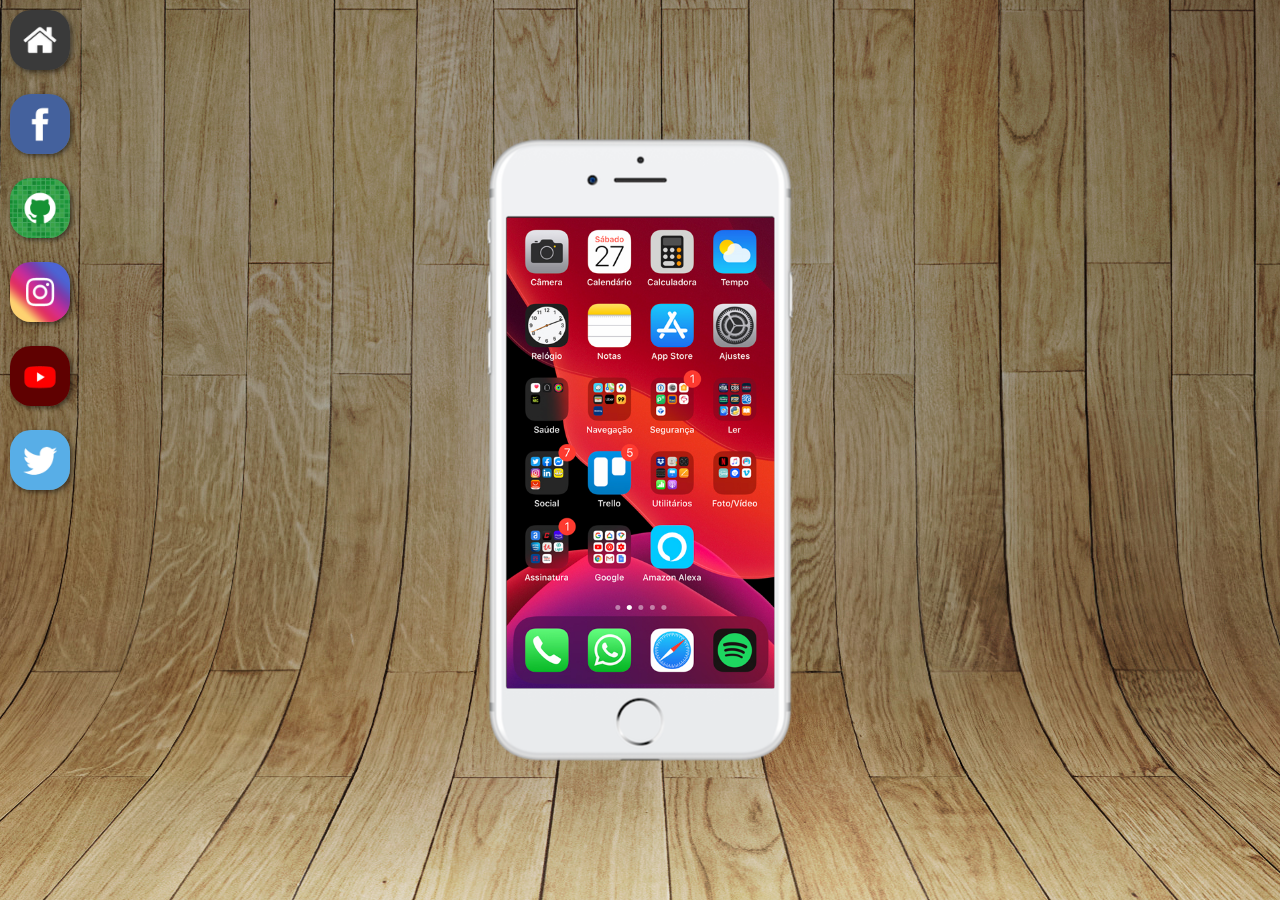
<file: index.html>
<!DOCTYPE html>
<html lang="pt-br">
<head>
    <meta charset="UTF-8">
    <meta name="viewport" content="width=device-width, initial-scale=1.0">
    <title>Rede-social</title>
    <link rel="shortcut icon" href="favicon.ico" type="image/x-icon">
    <link rel="stylesheet" href="estilos/style.css">
</head>
<body>
    <main>
        <section id="celular">
            <iframe src="paginas/home.html" frameborder="0" name="tela" id="tela"></iframe>
        </section>
        
        <section id="icones">
            <a href="paginas/home.html" target="tela"><img src="imagens/logo-home.jpg" alt="home" ></a>
            <a href="paginas/facebook.html" target="tela"><img src="imagens/logo-facebook.jpg" alt="Facebook"></a> 
            <a href="paginas/github.html" target="tela"><img src="imagens/logo-github.jpg" alt="Gitub"></a>
            <a href="paginas/instagram.html" target="tela"><img src="imagens/logo-instagram.jpg" alt="Instagram"></a>
            <a href="paginas/youtube.html" target="tela"><img src="imagens/logo-youtube.jpg" alt="Youtube"></a>
            <a href="paginas/twitter.html" target="tela"><img src="imagens/logo-twitter.jpg" alt="Twitter" ></a>
        </section>
    </main>
</body>
</html>
</file>
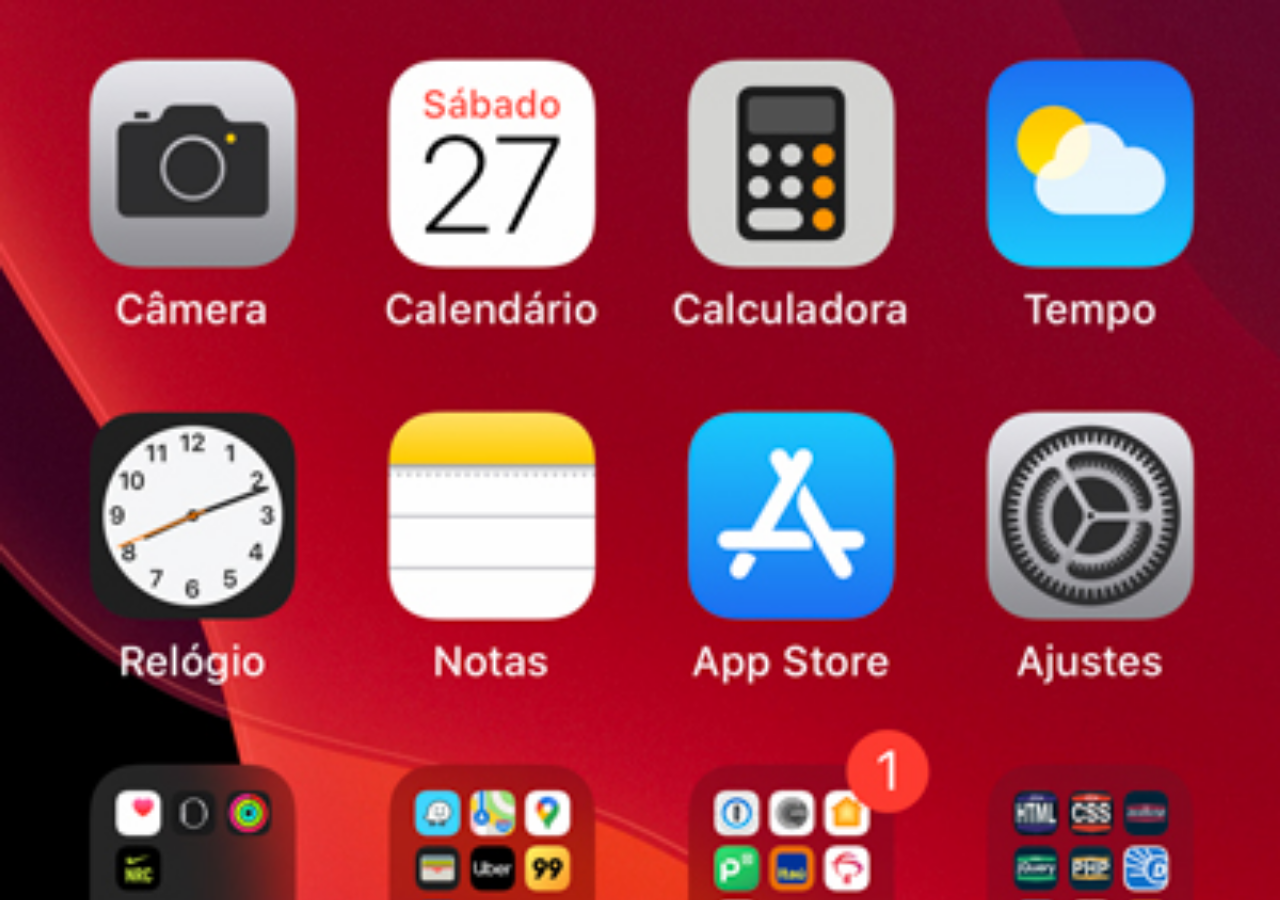
<file: home.html>
<!DOCTYPE html>
<html lang="pt-br">
<head>
    <meta charset="UTF-8">
    <meta name="viewport" content="width=device-width, initial-scale=1.0">
    <title>Home</title>
</head>
<style>

*{
    margin: 0px;
    padding: 0px;
}

body{
    background-image: url(imagens/tela-home.jpg);
    background-size: cover;
}
</style>
<body>
    
</body>
</html>
</file>
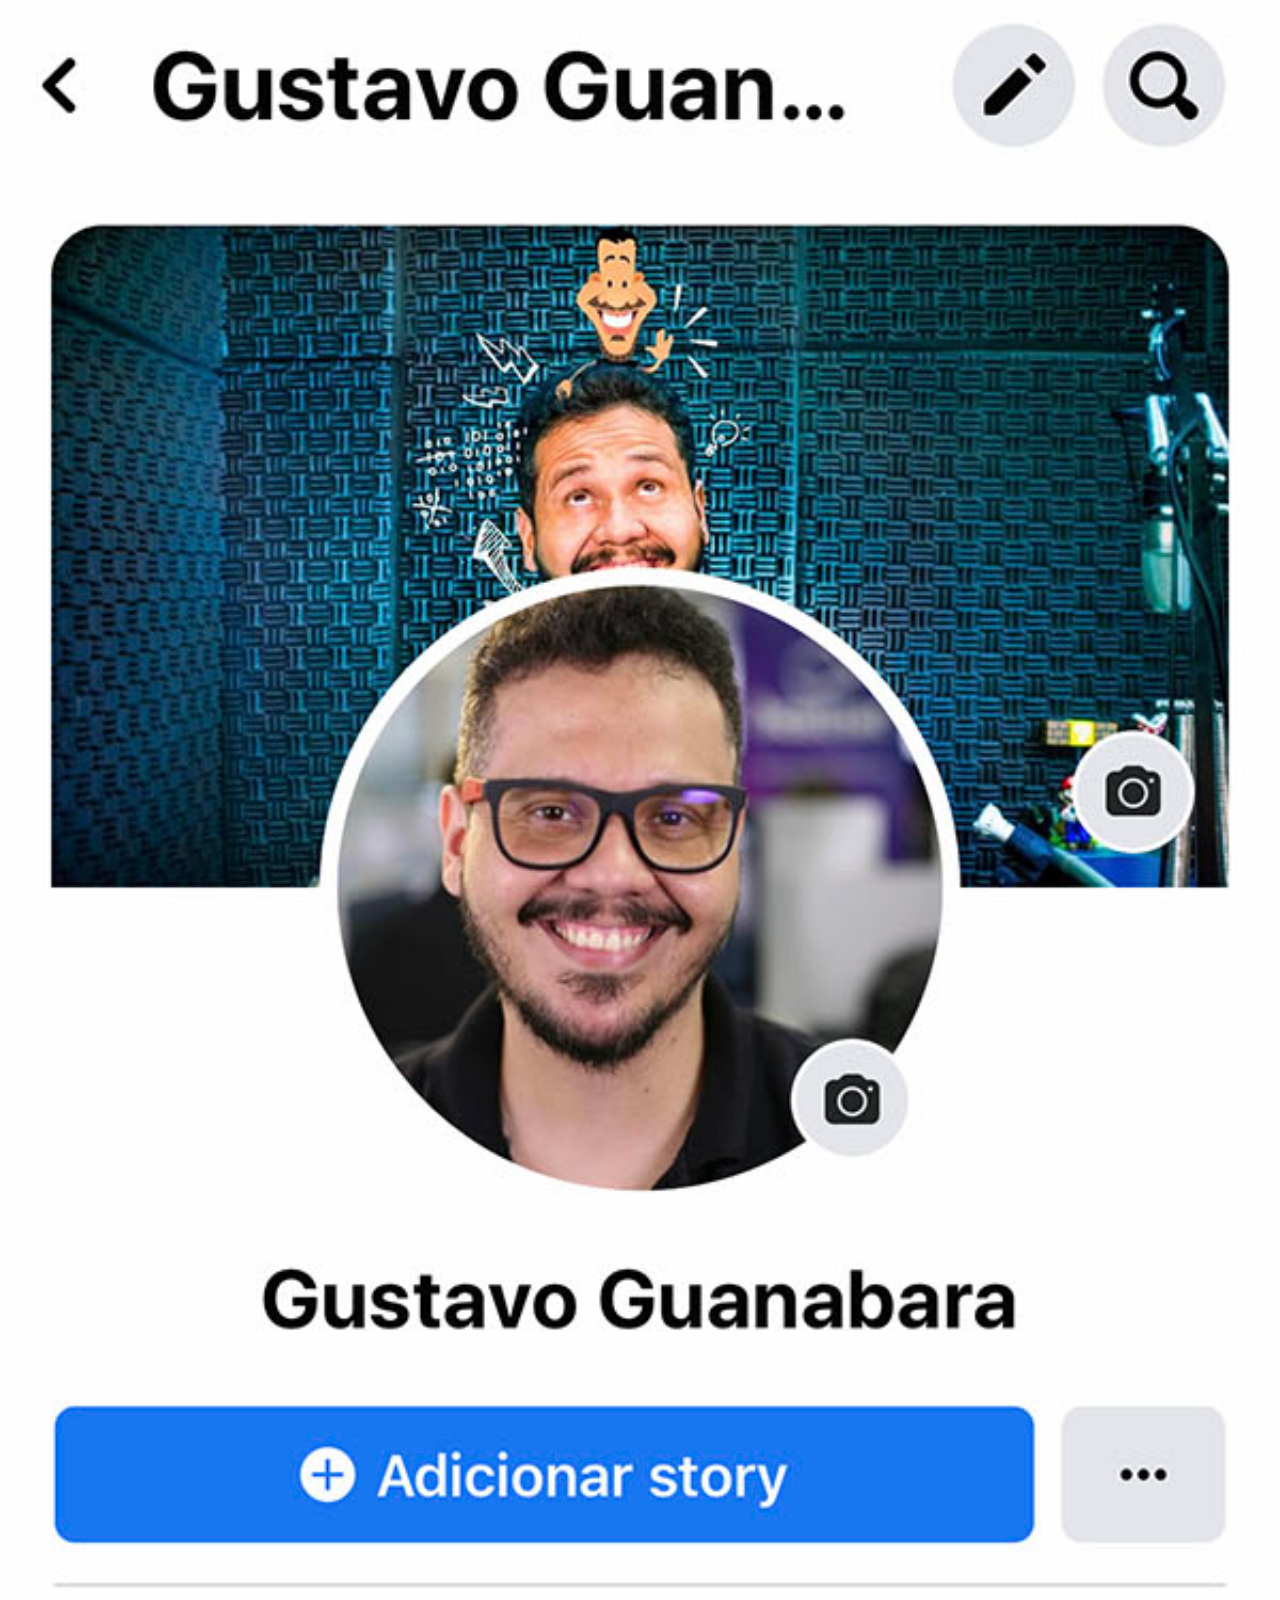
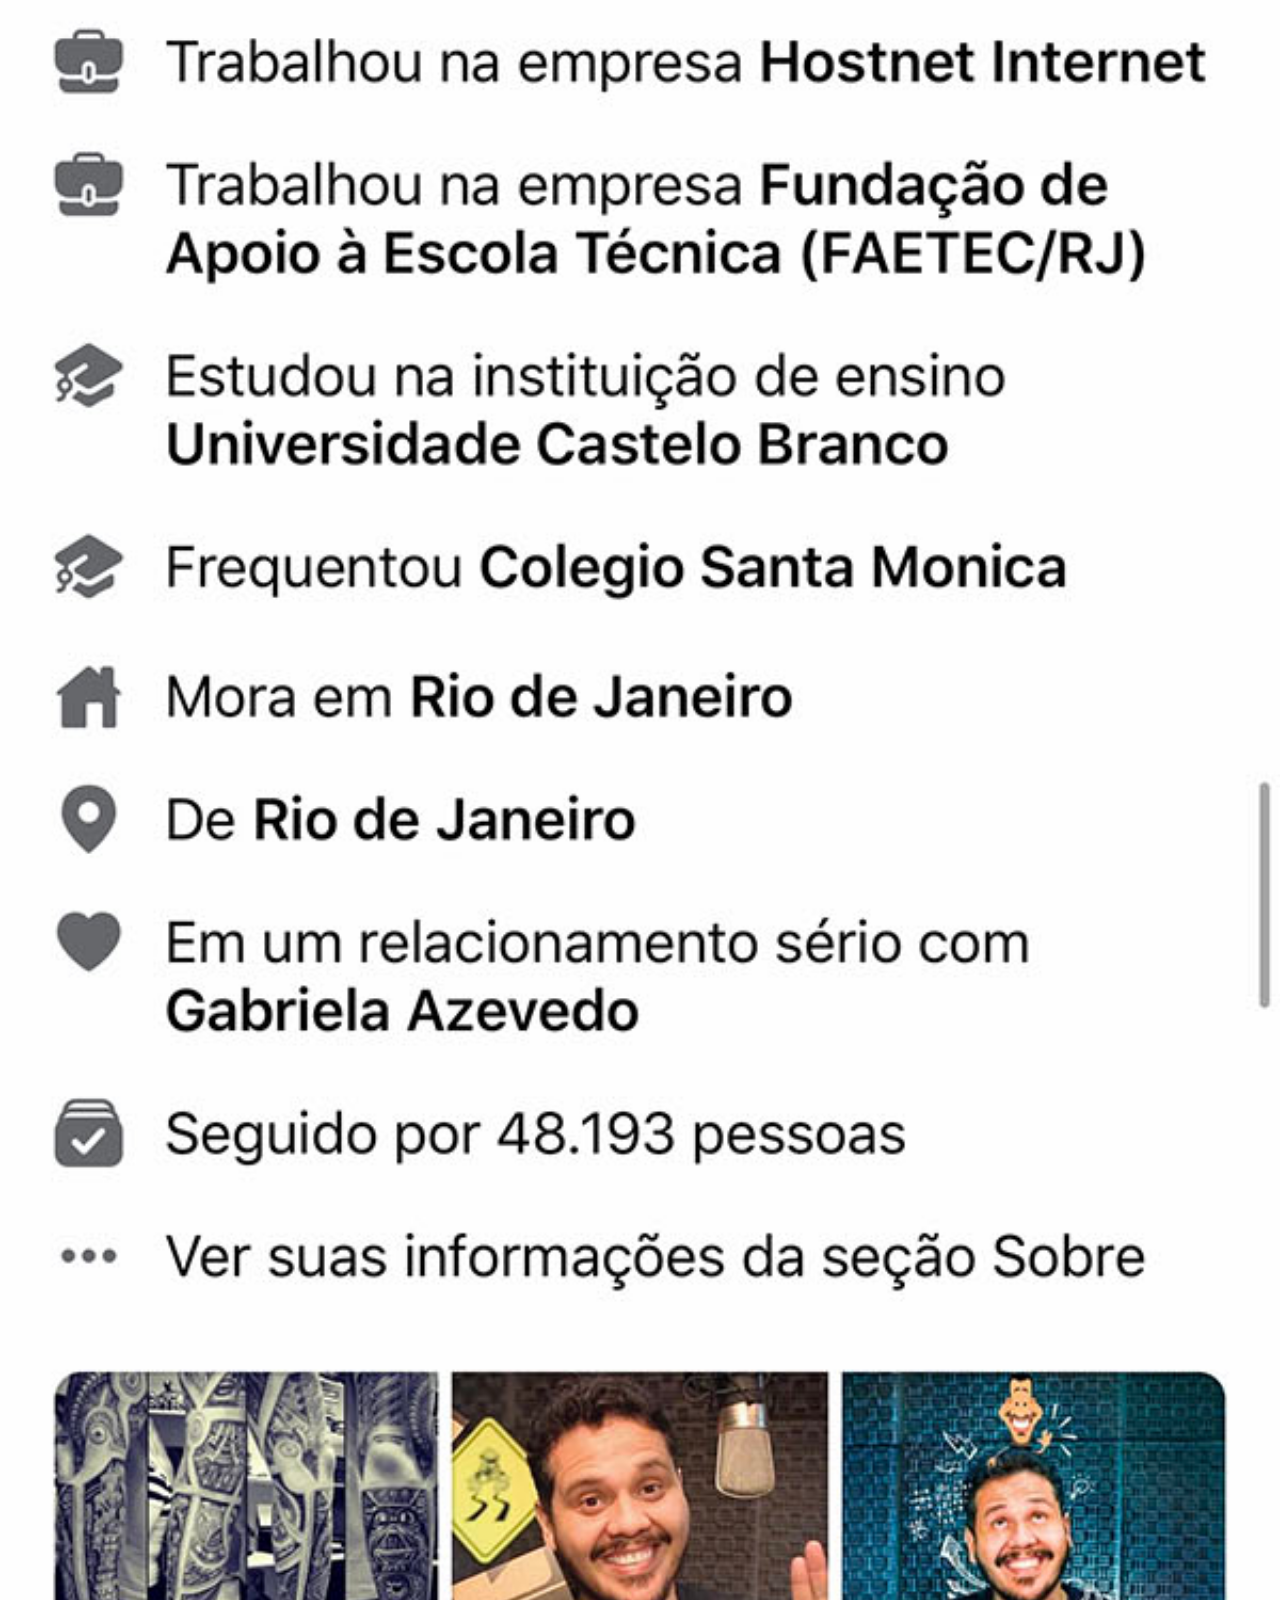
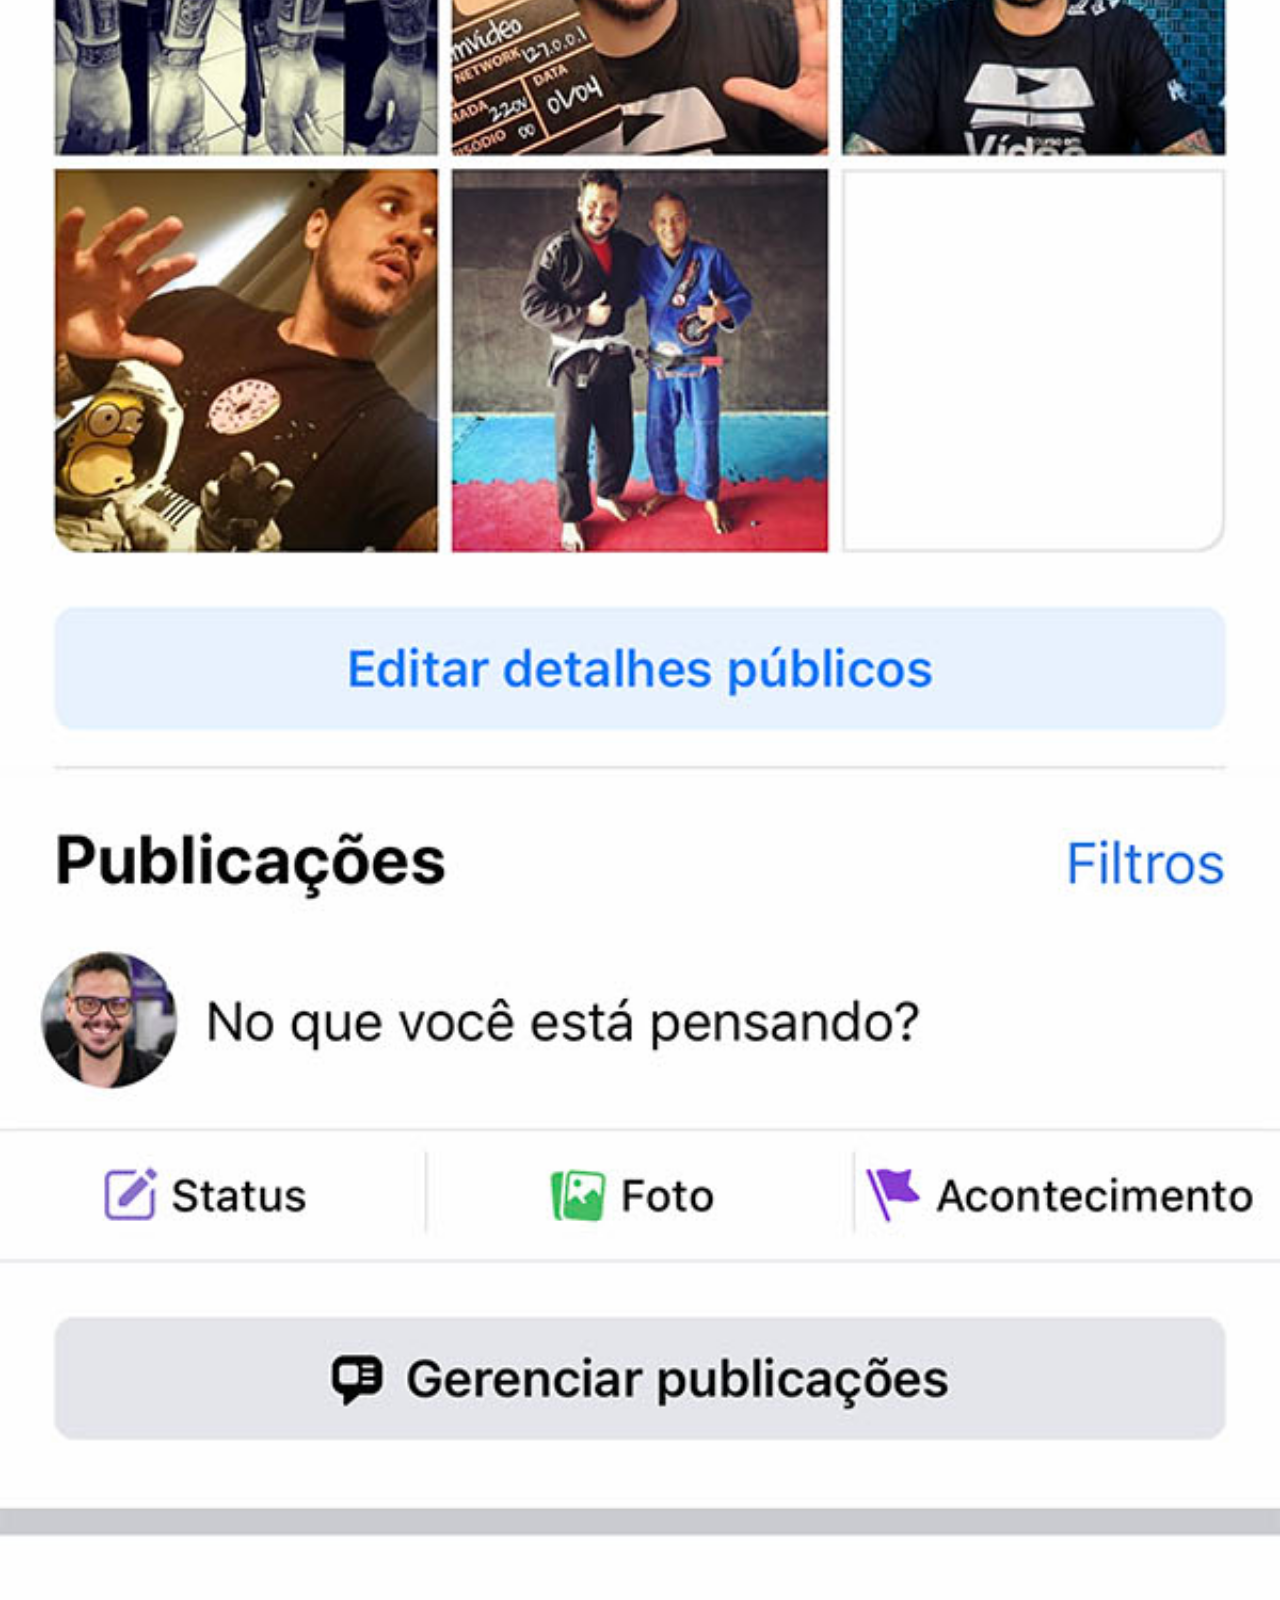
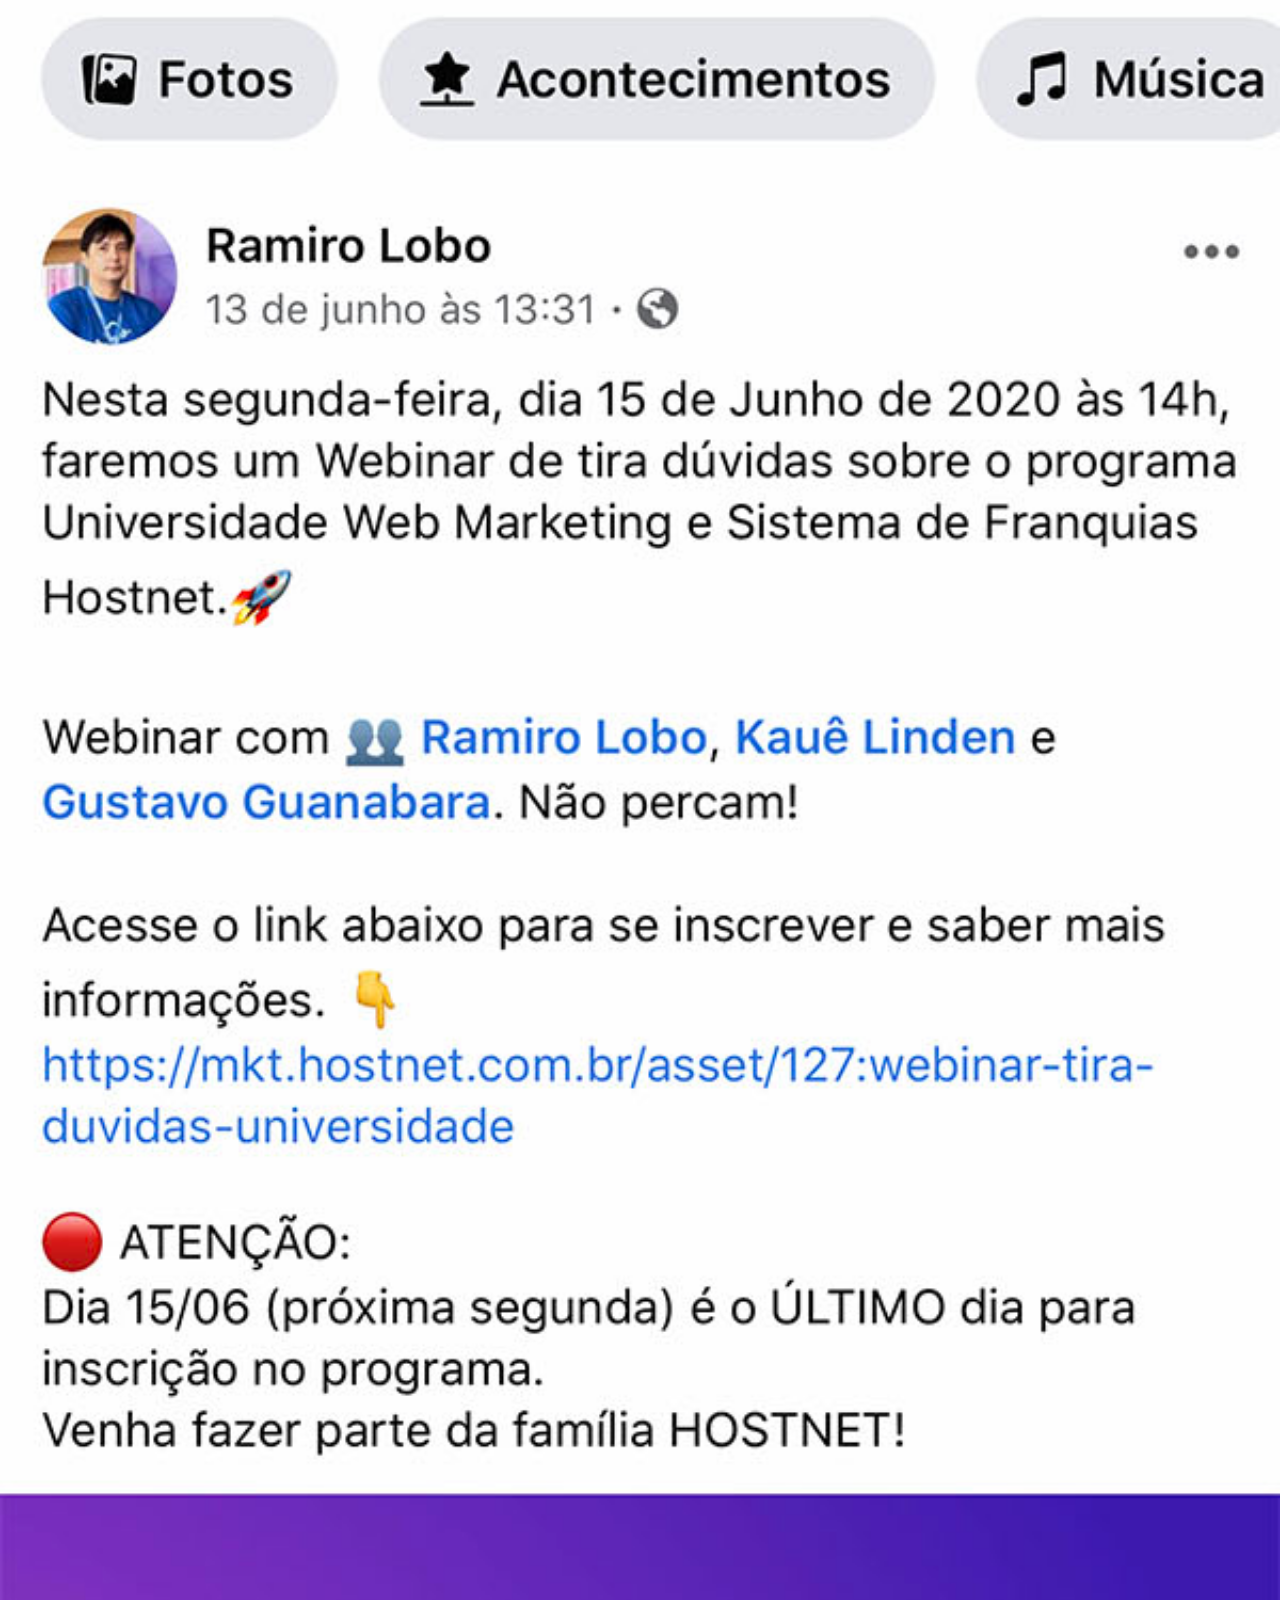
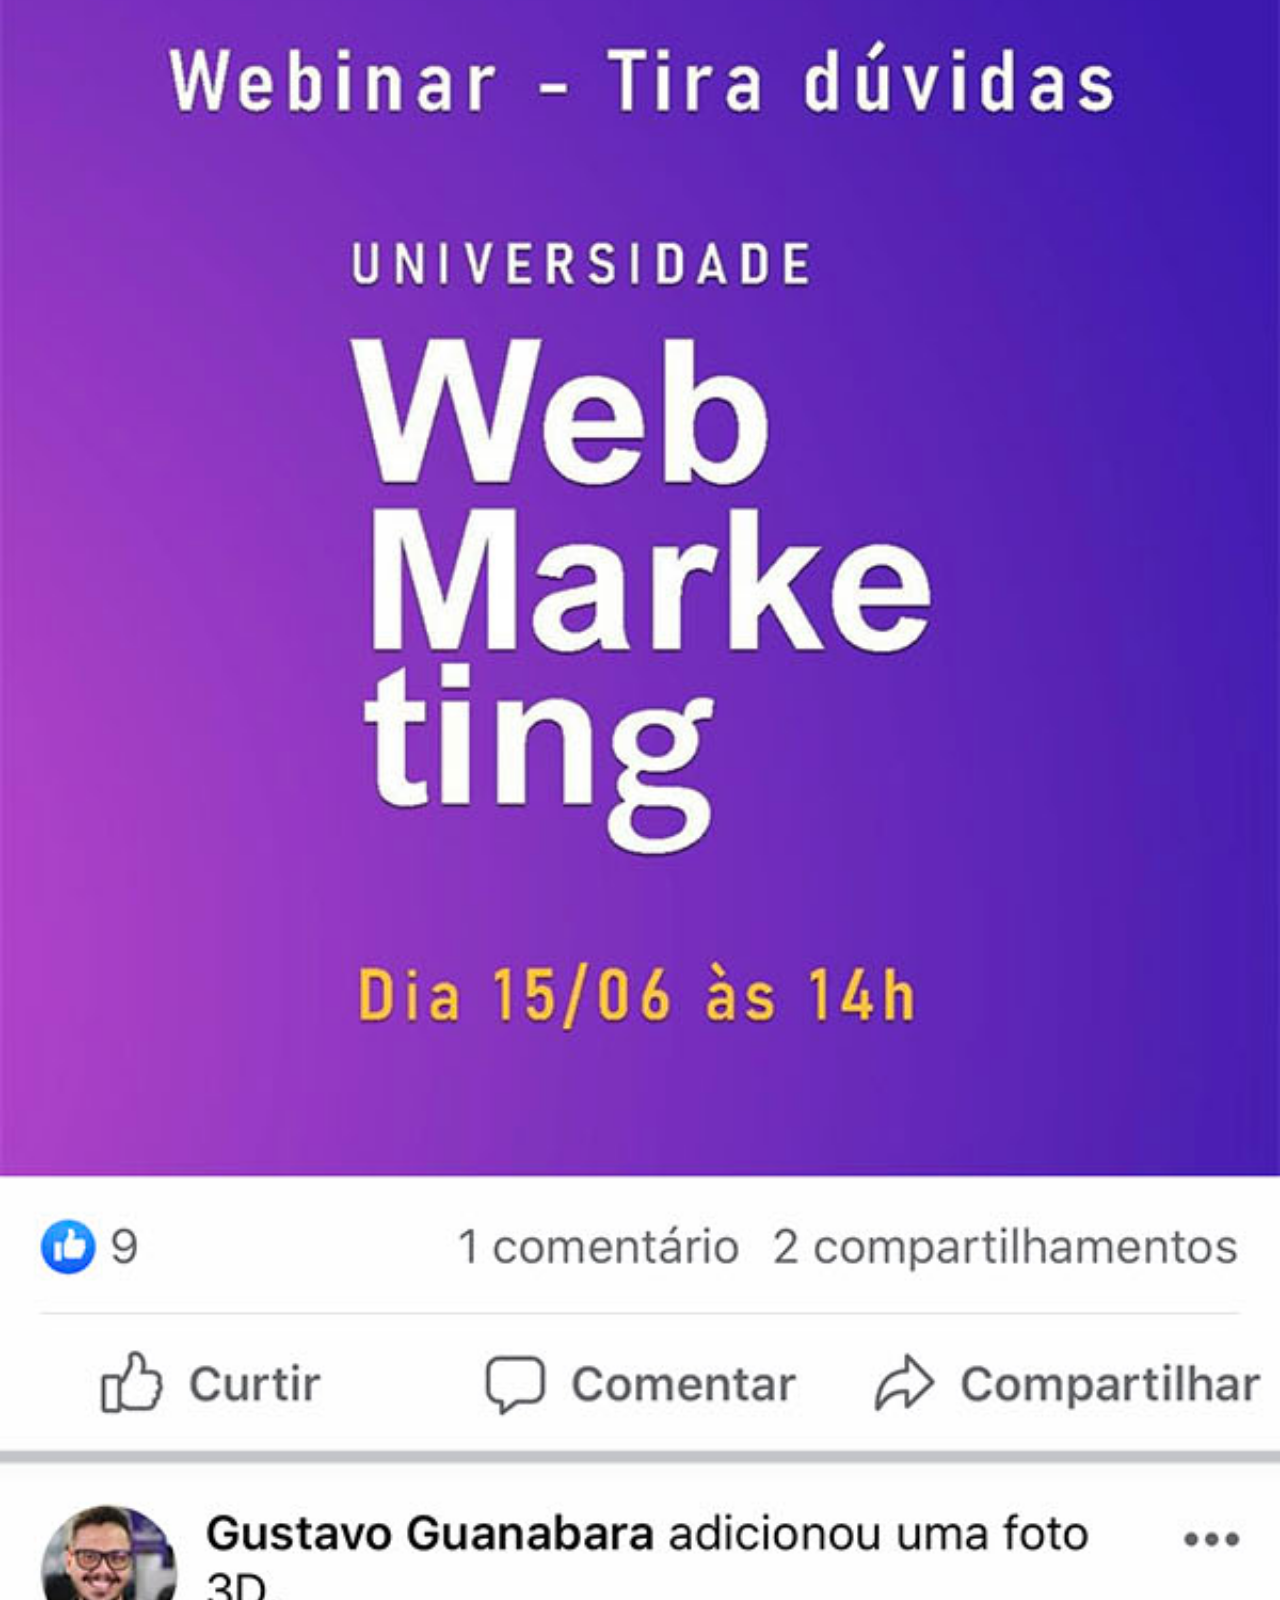
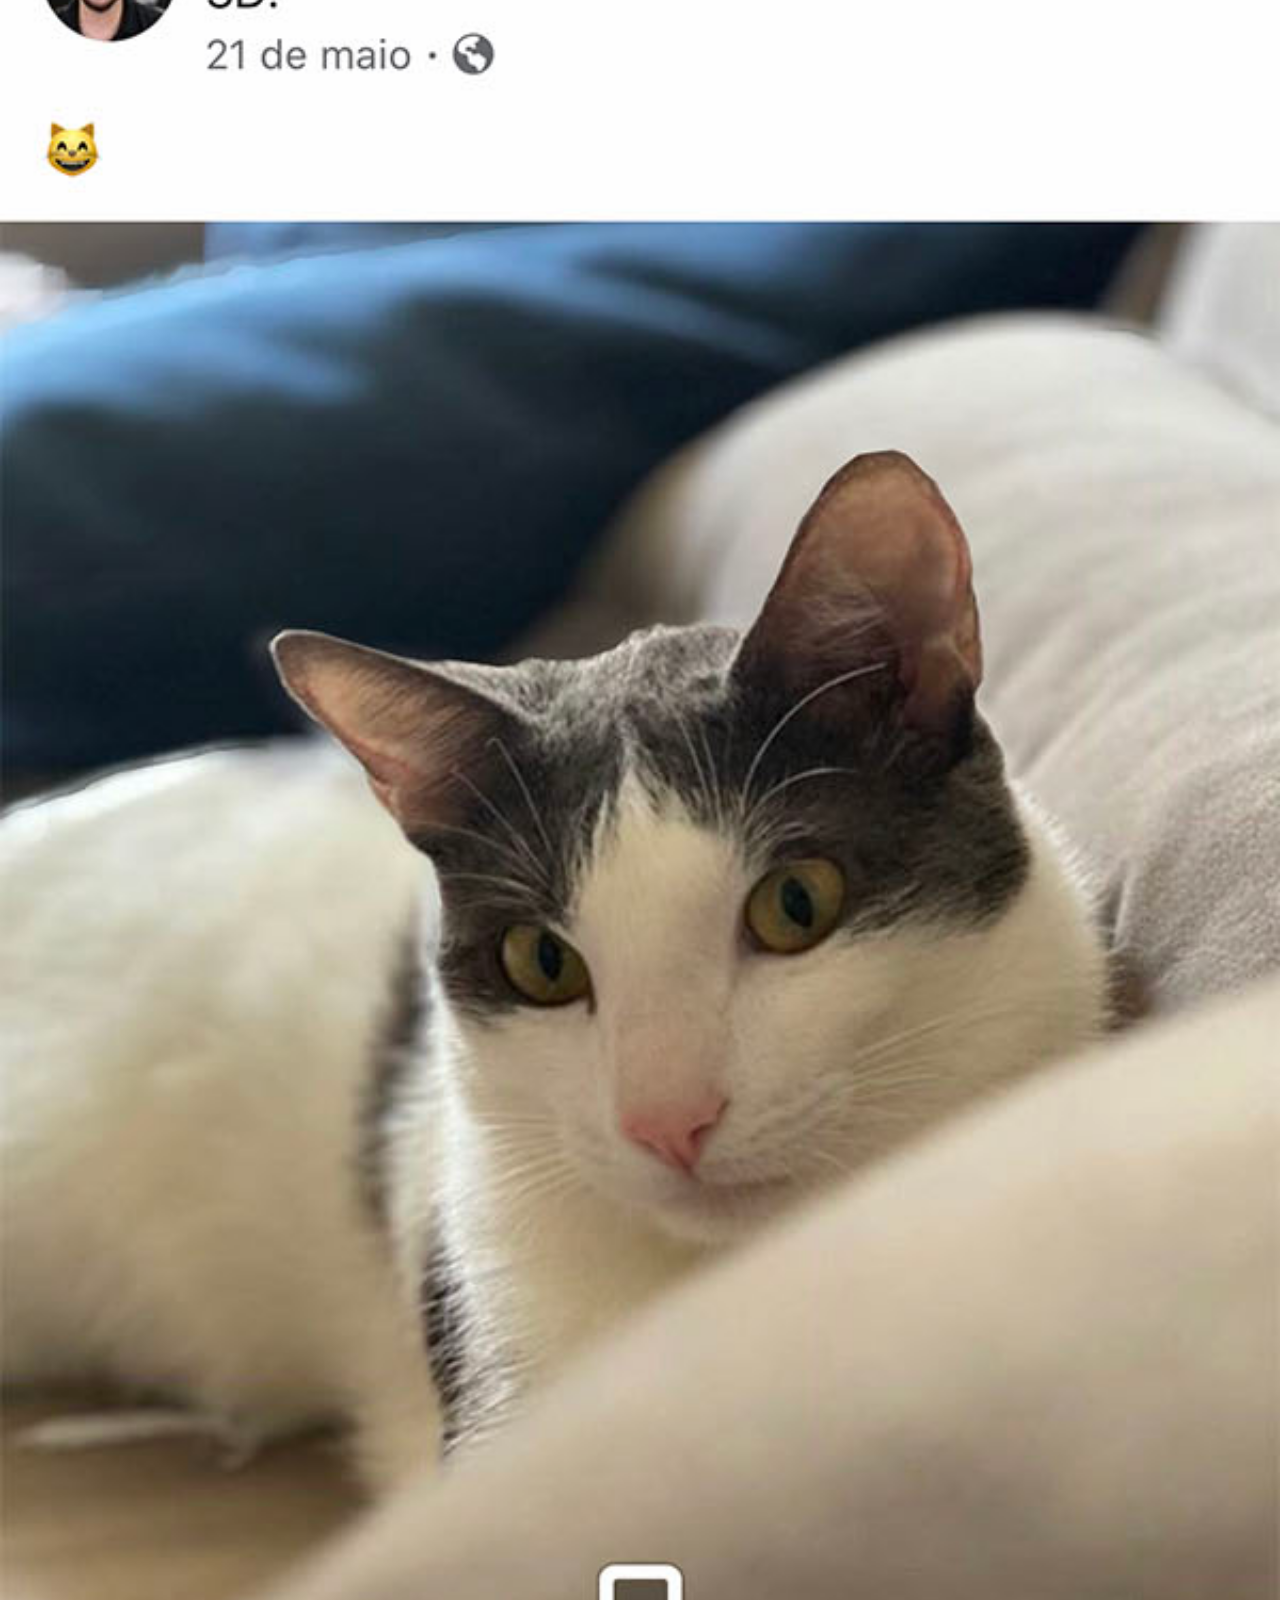
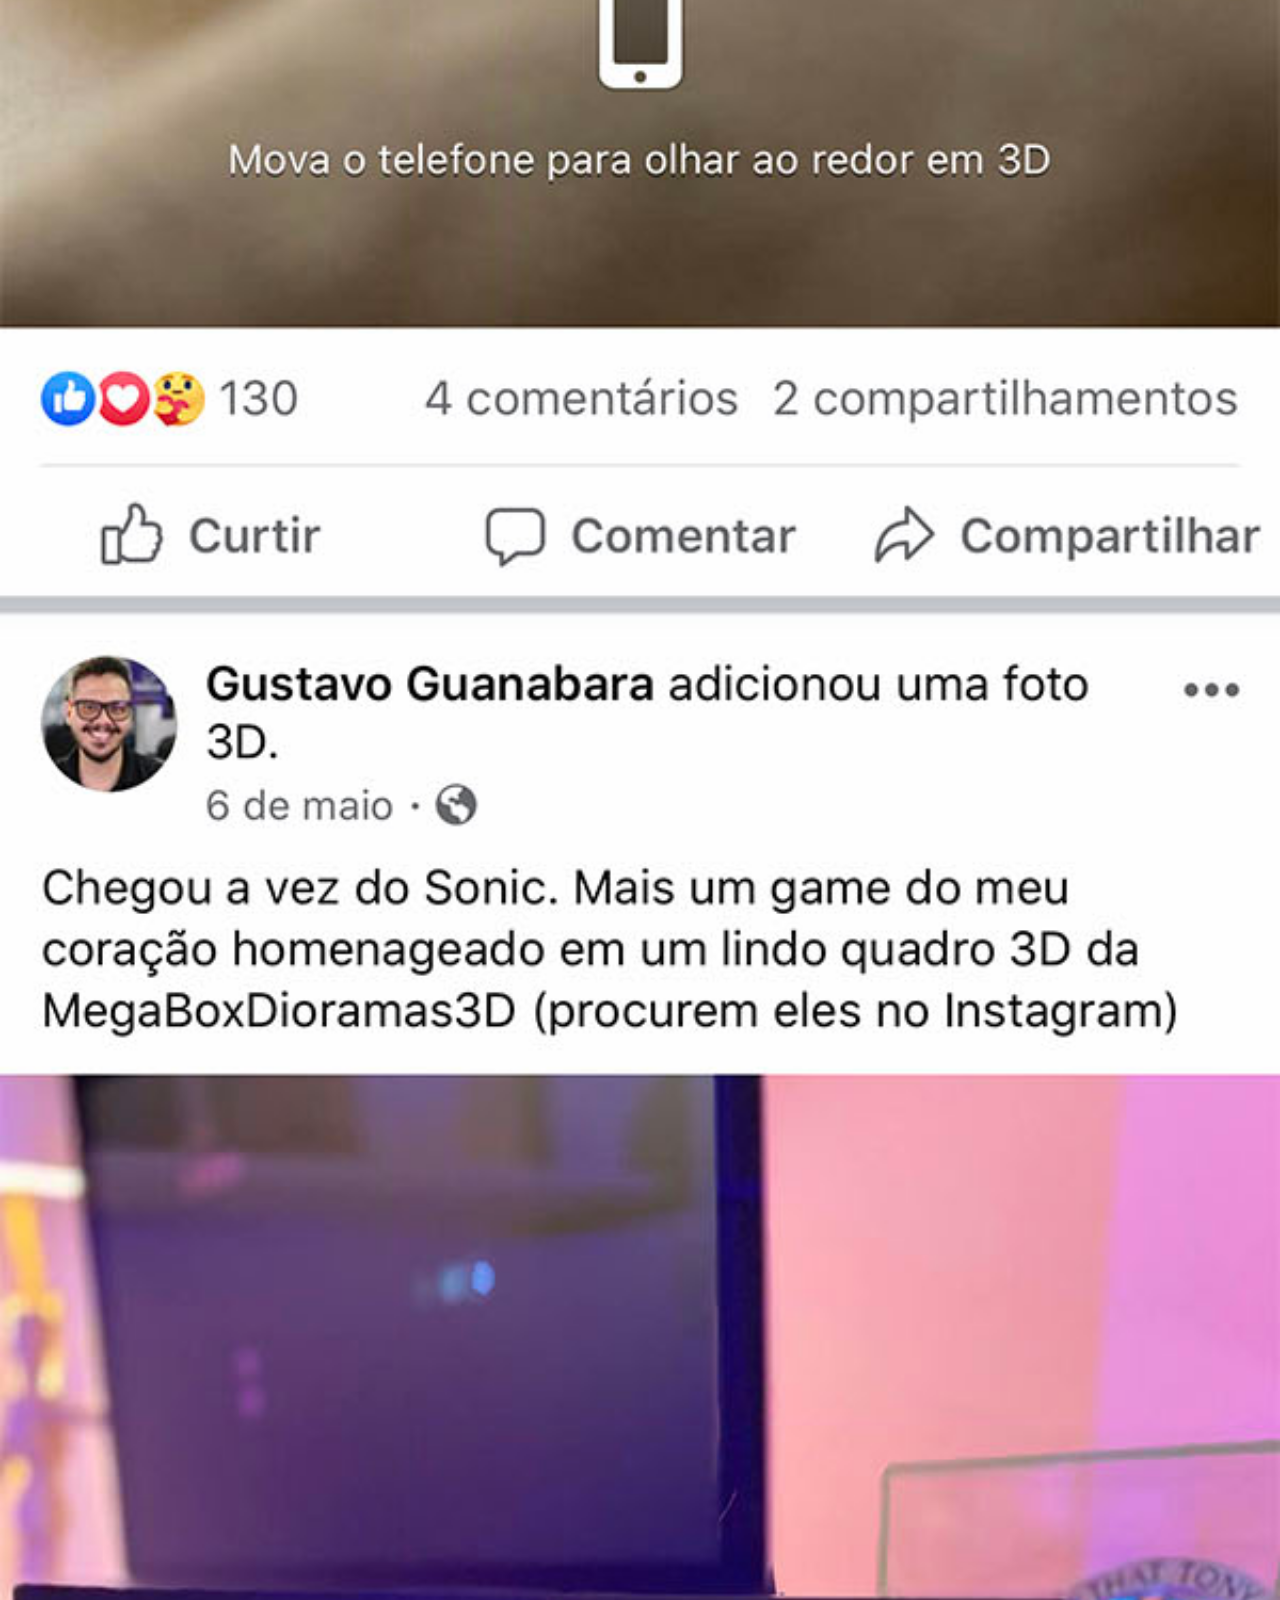
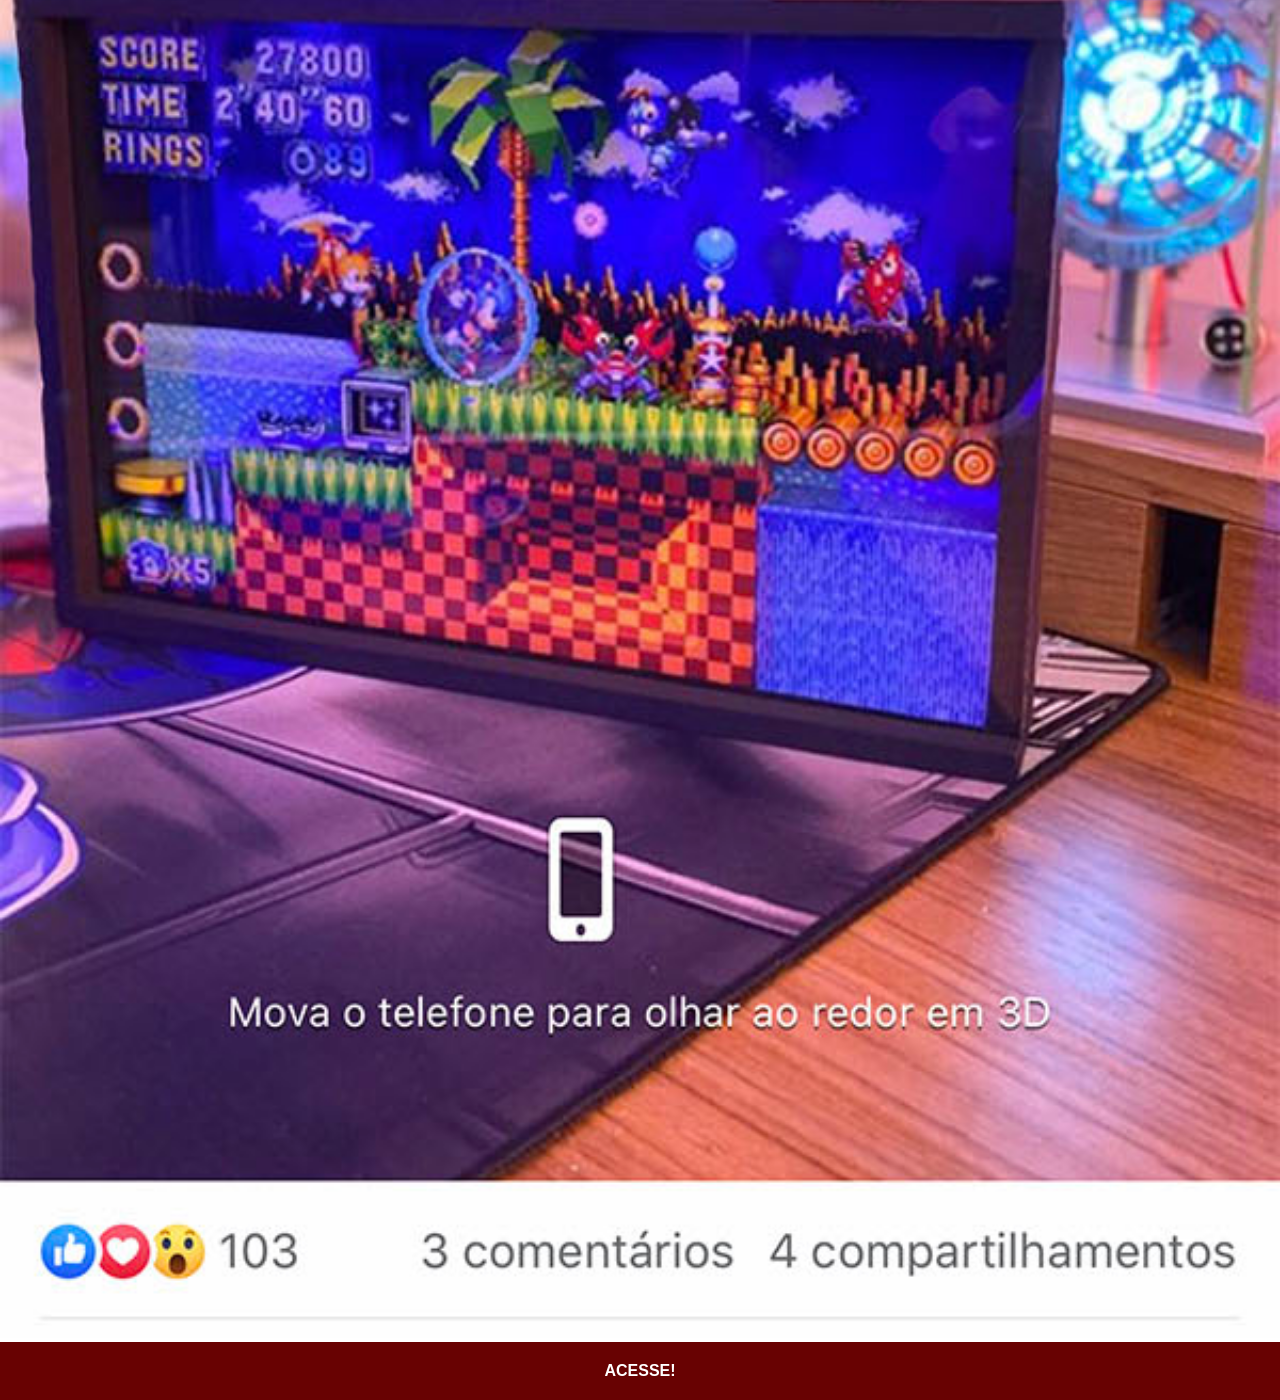
<file: paginas/facebook.html>
<!DOCTYPE html>
<html lang="pt-br">
<head>
    <meta charset="UTF-8">
    <meta name="viewport" content="width=device-width, initial-scale=1.0">
    <title>Youtube</title>
    <link rel="stylesheet" href="../estilos/paginas.css">
</head>
<body>
    <img src="../imagens/tela-facebook.jpg" alt="Facebook">
    <a href="https://www.facebook.com/gustavoguanabara/about/" target="_blank"> ACESSE!</a>
</body>
</html>
</file>
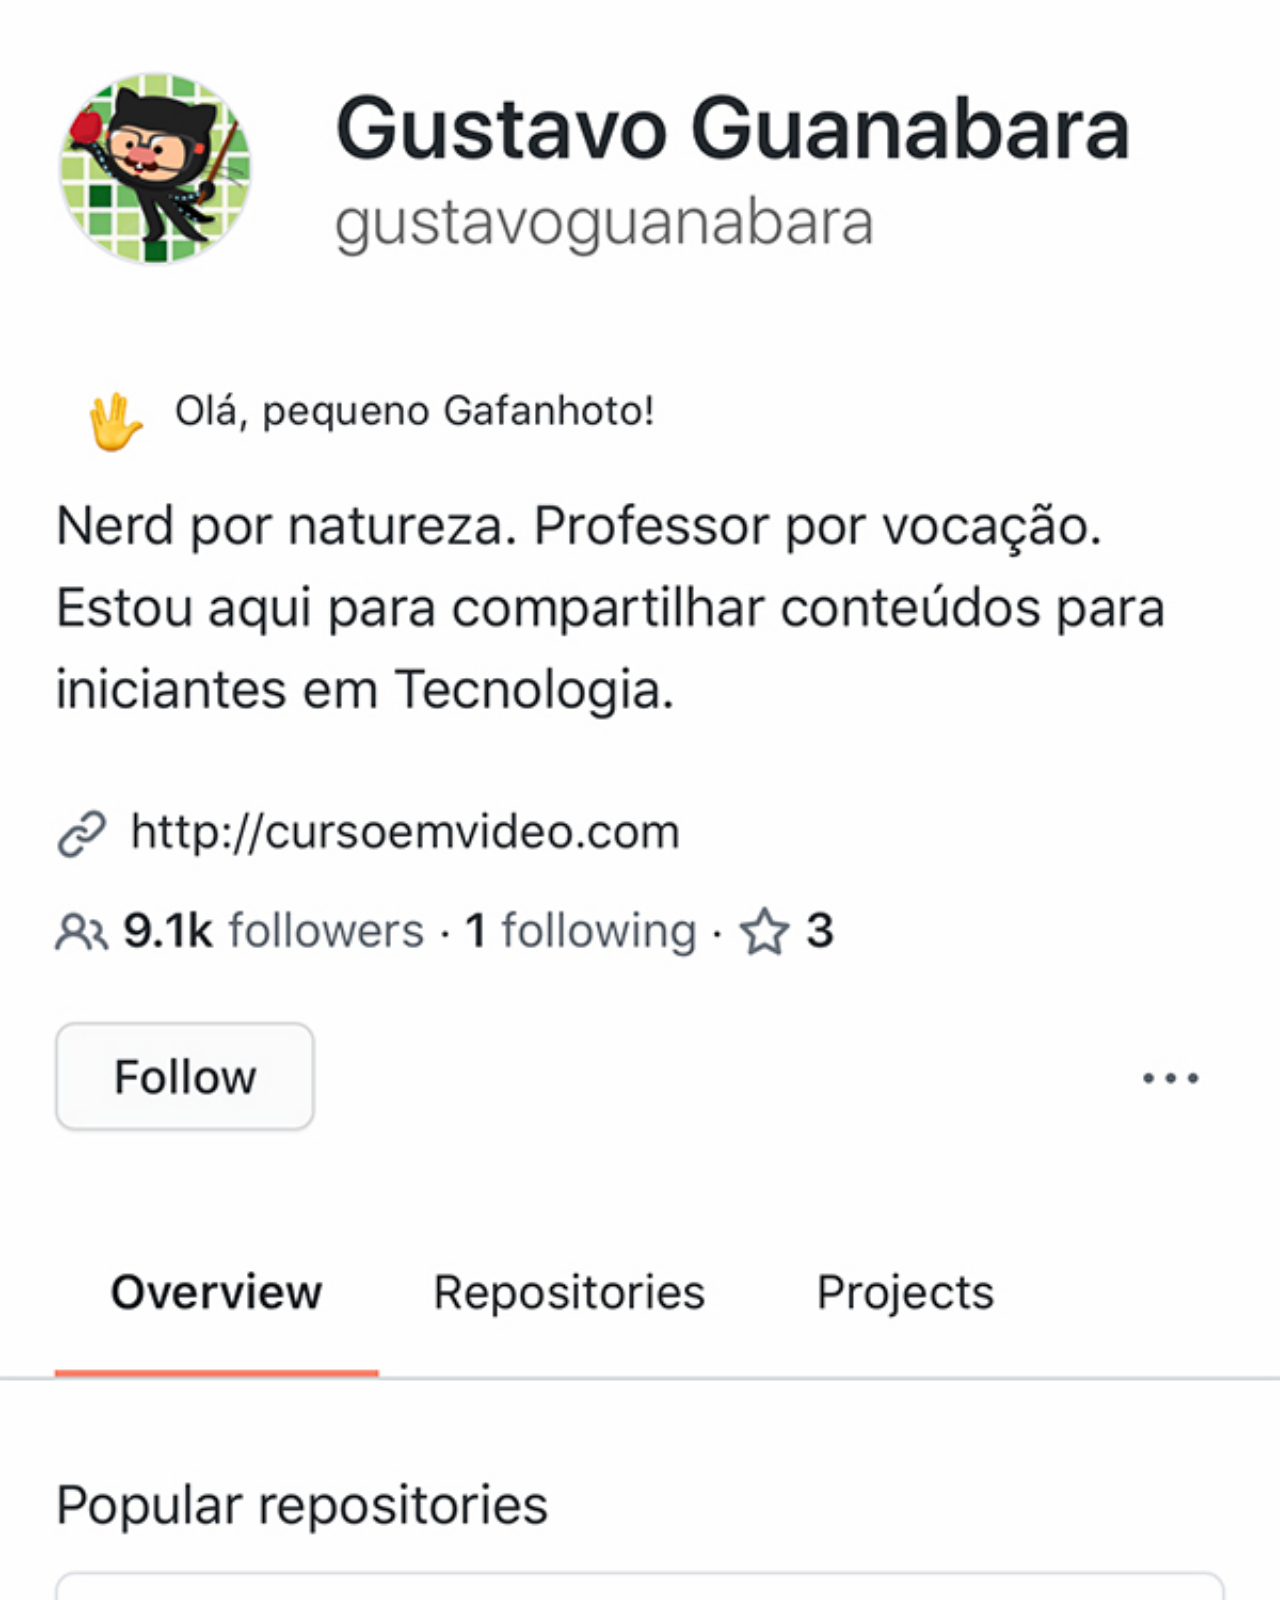
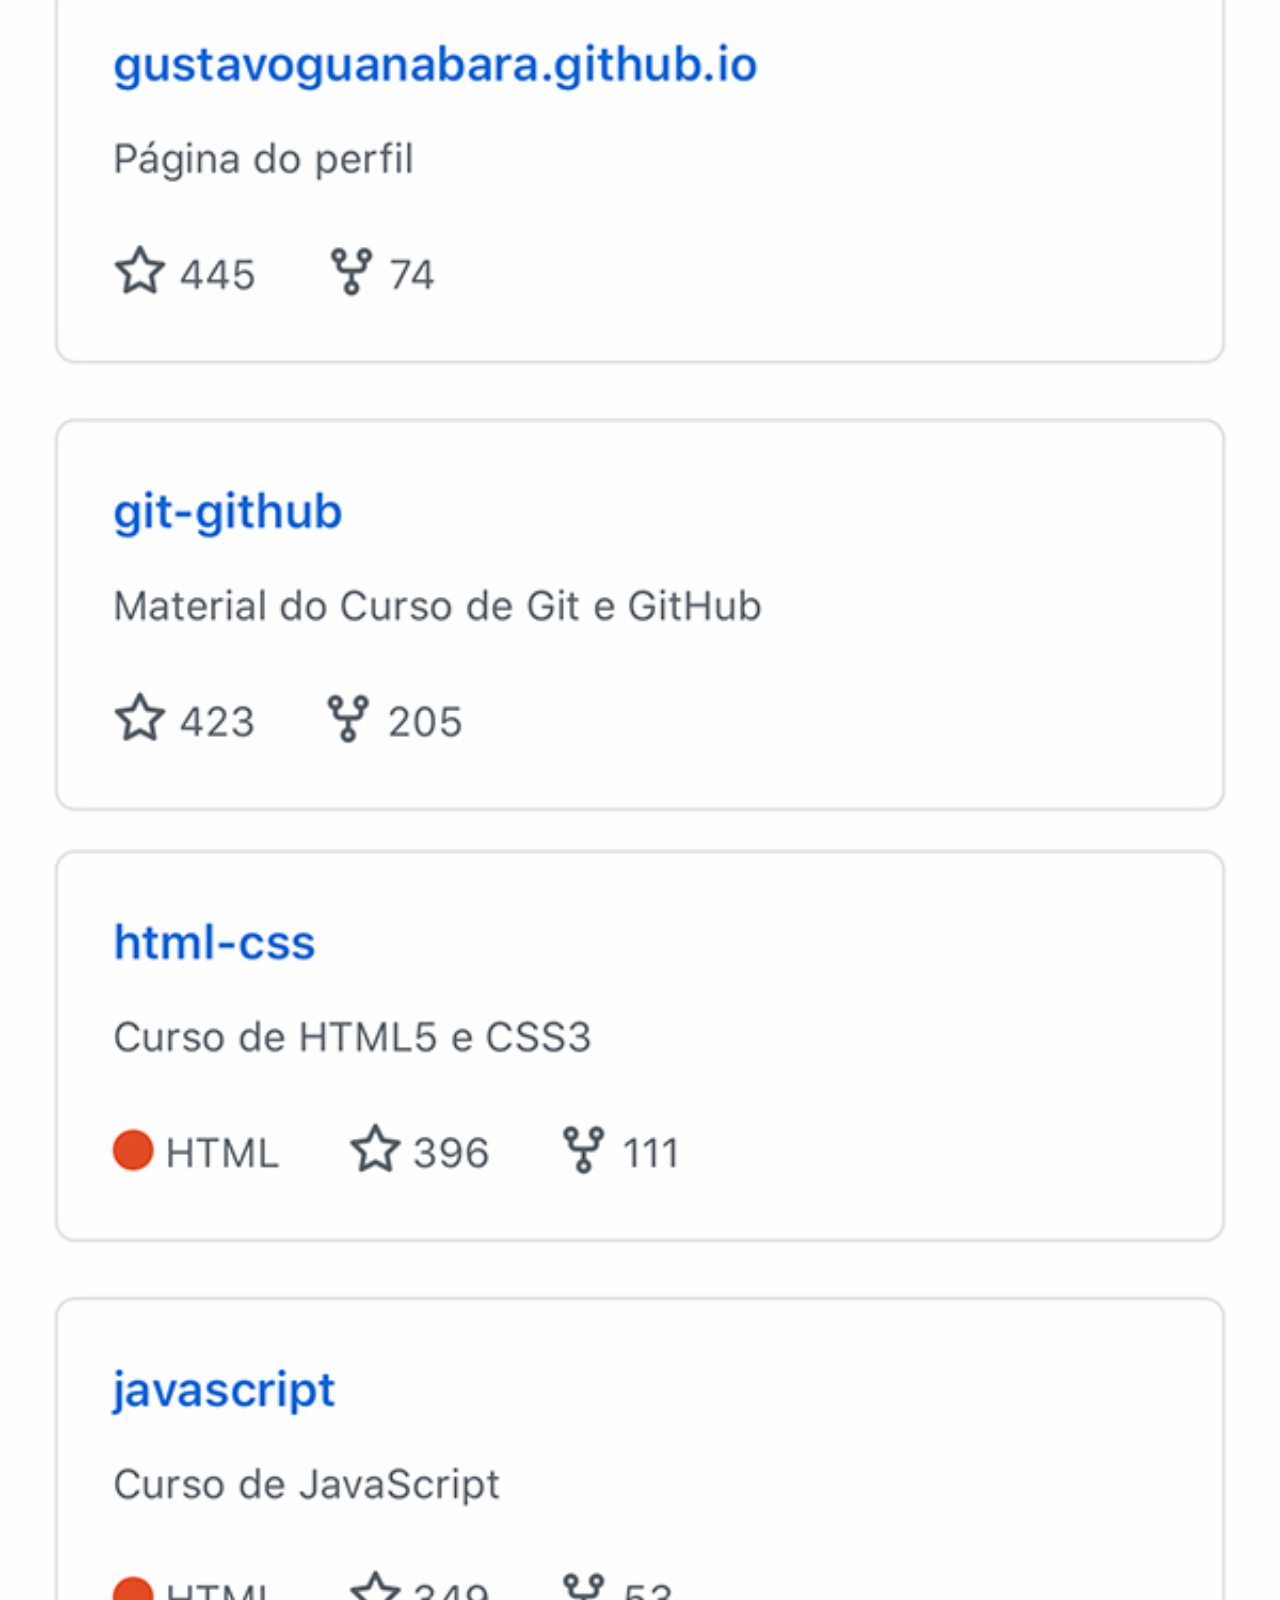
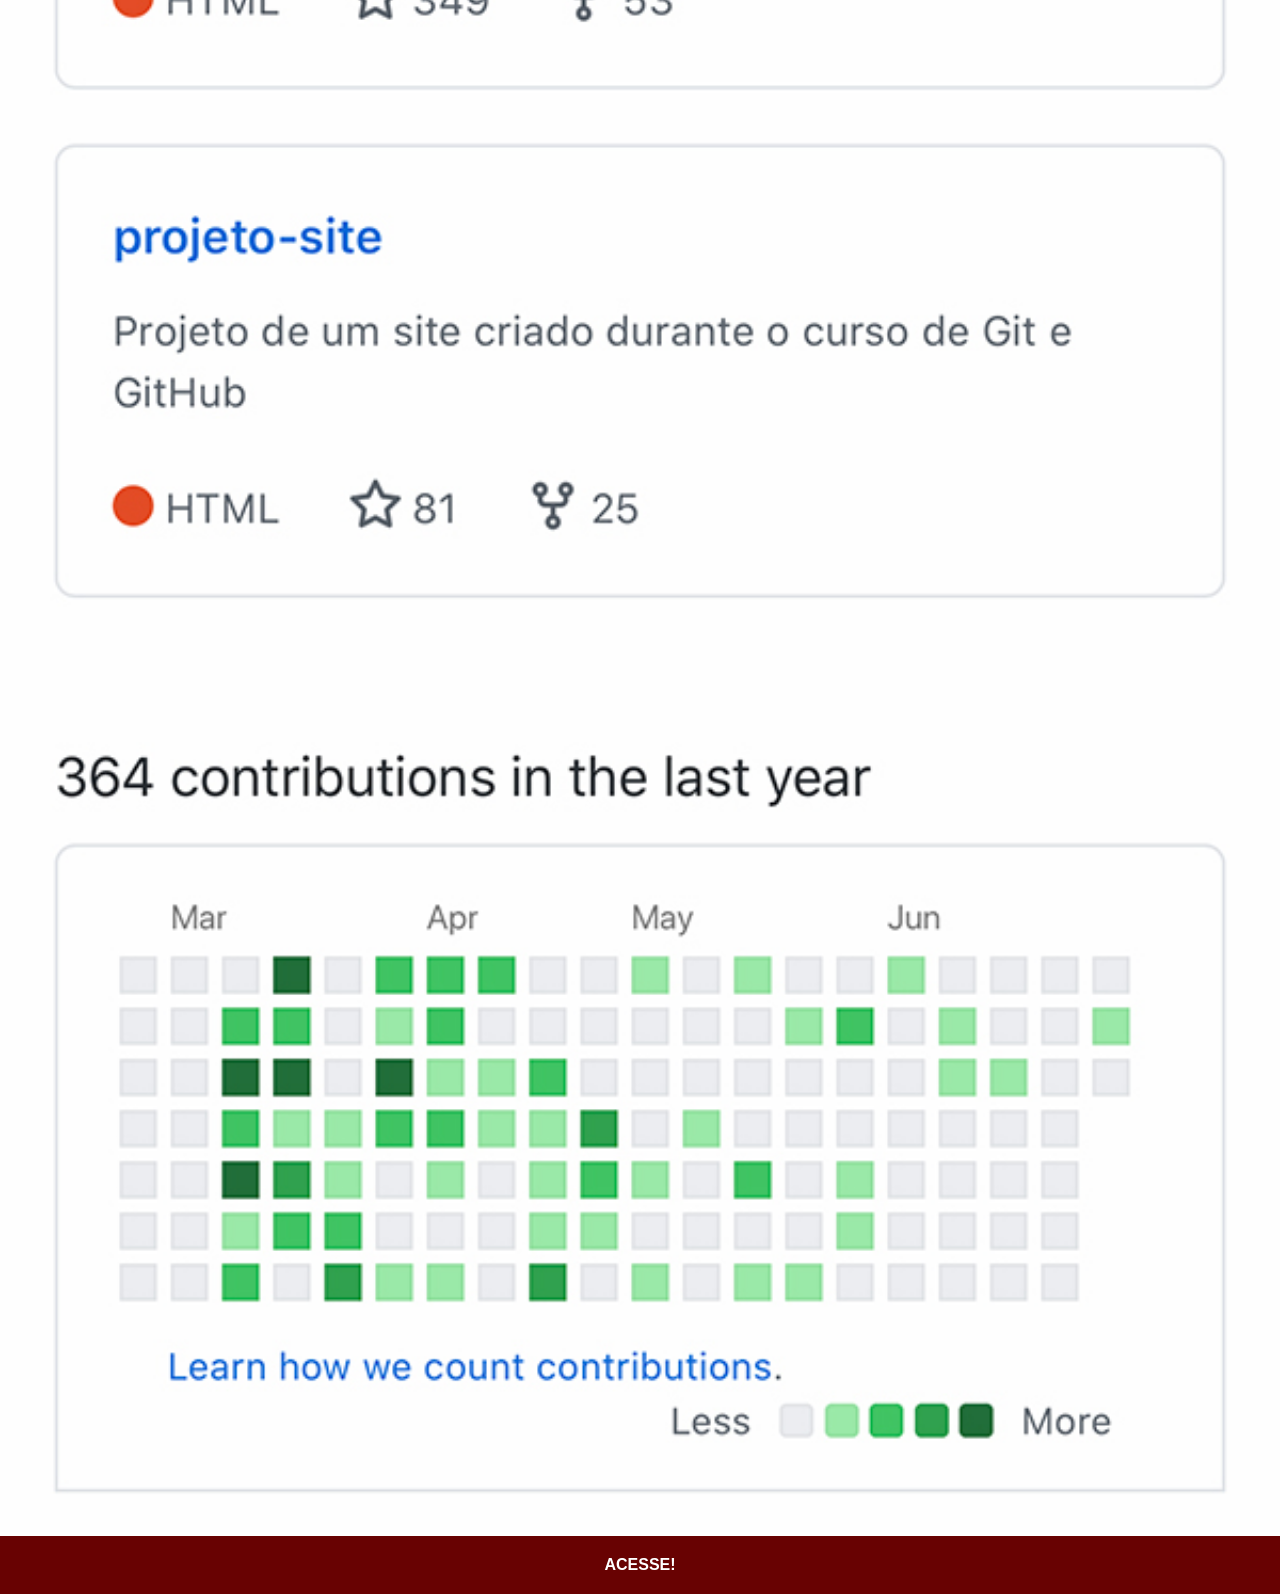
<file: paginas/github.html>
<!DOCTYPE html>
<html lang="pt-br">
<head>
    <meta charset="UTF-8">
    <meta name="viewport" content="width=device-width, initial-scale=1.0">
    <title>Youtube</title>
    <link rel="stylesheet" href="../estilos/paginas.css">
</head>
<body>
    <img src="../imagens/tela-github.jpg" alt="Github">
    <a href="https://github.com/gustavoguanabara" target="_blank"> ACESSE!</a>
</body>
</html>
</file>
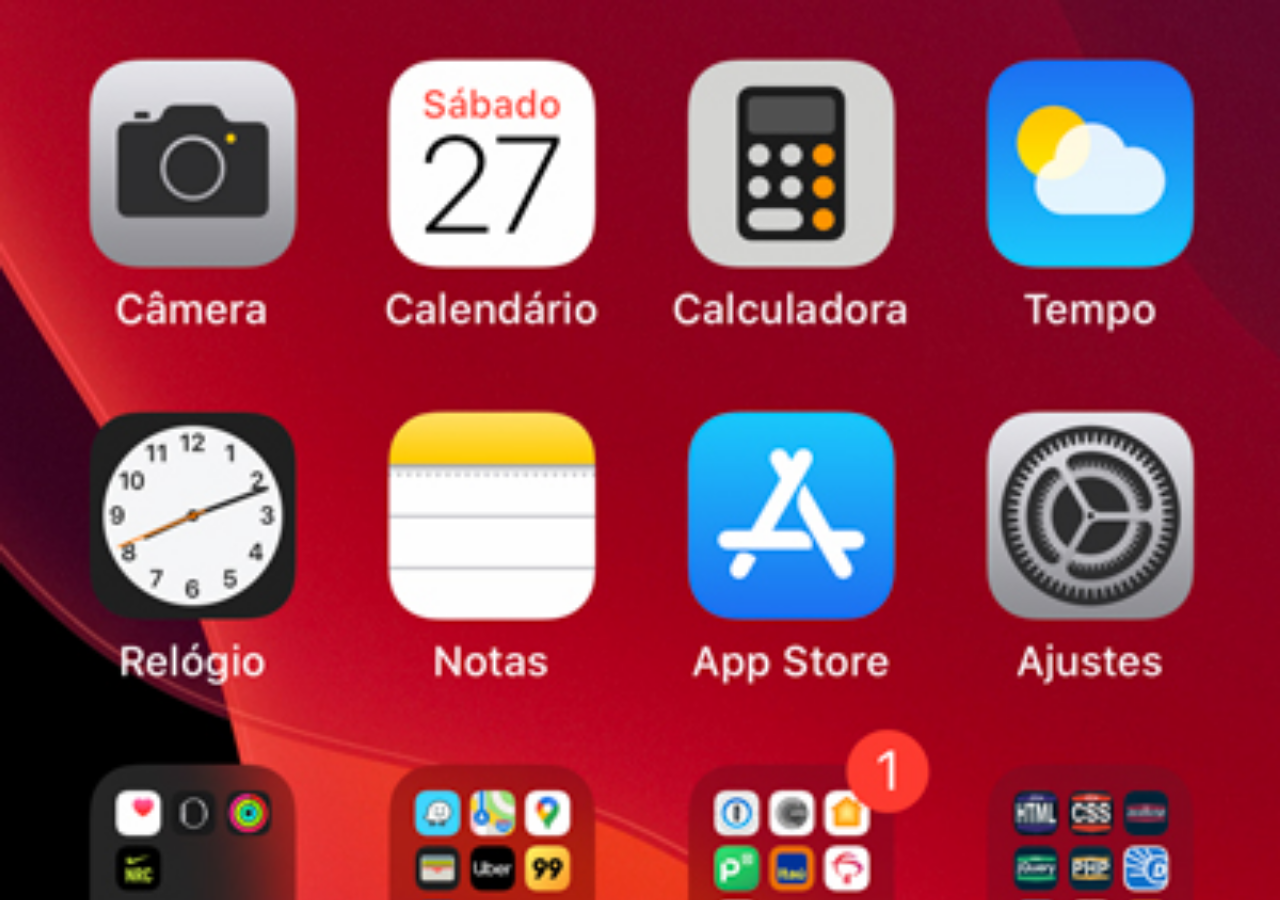
<file: paginas/home.html>
<!DOCTYPE html>
<html lang="pt-br">
<head>
    <meta charset="UTF-8">
    <meta name="viewport" content="width=device-width, initial-scale=1.0">
    <title>Home</title>
</head>
<style>

*{
    margin: 0px;
    padding: 0px;
}

body{
    background-image: url(../imagens/tela-home.jpg);
    background-size: cover;
}
</style>
<body>
    
</body>
</html>
</file>
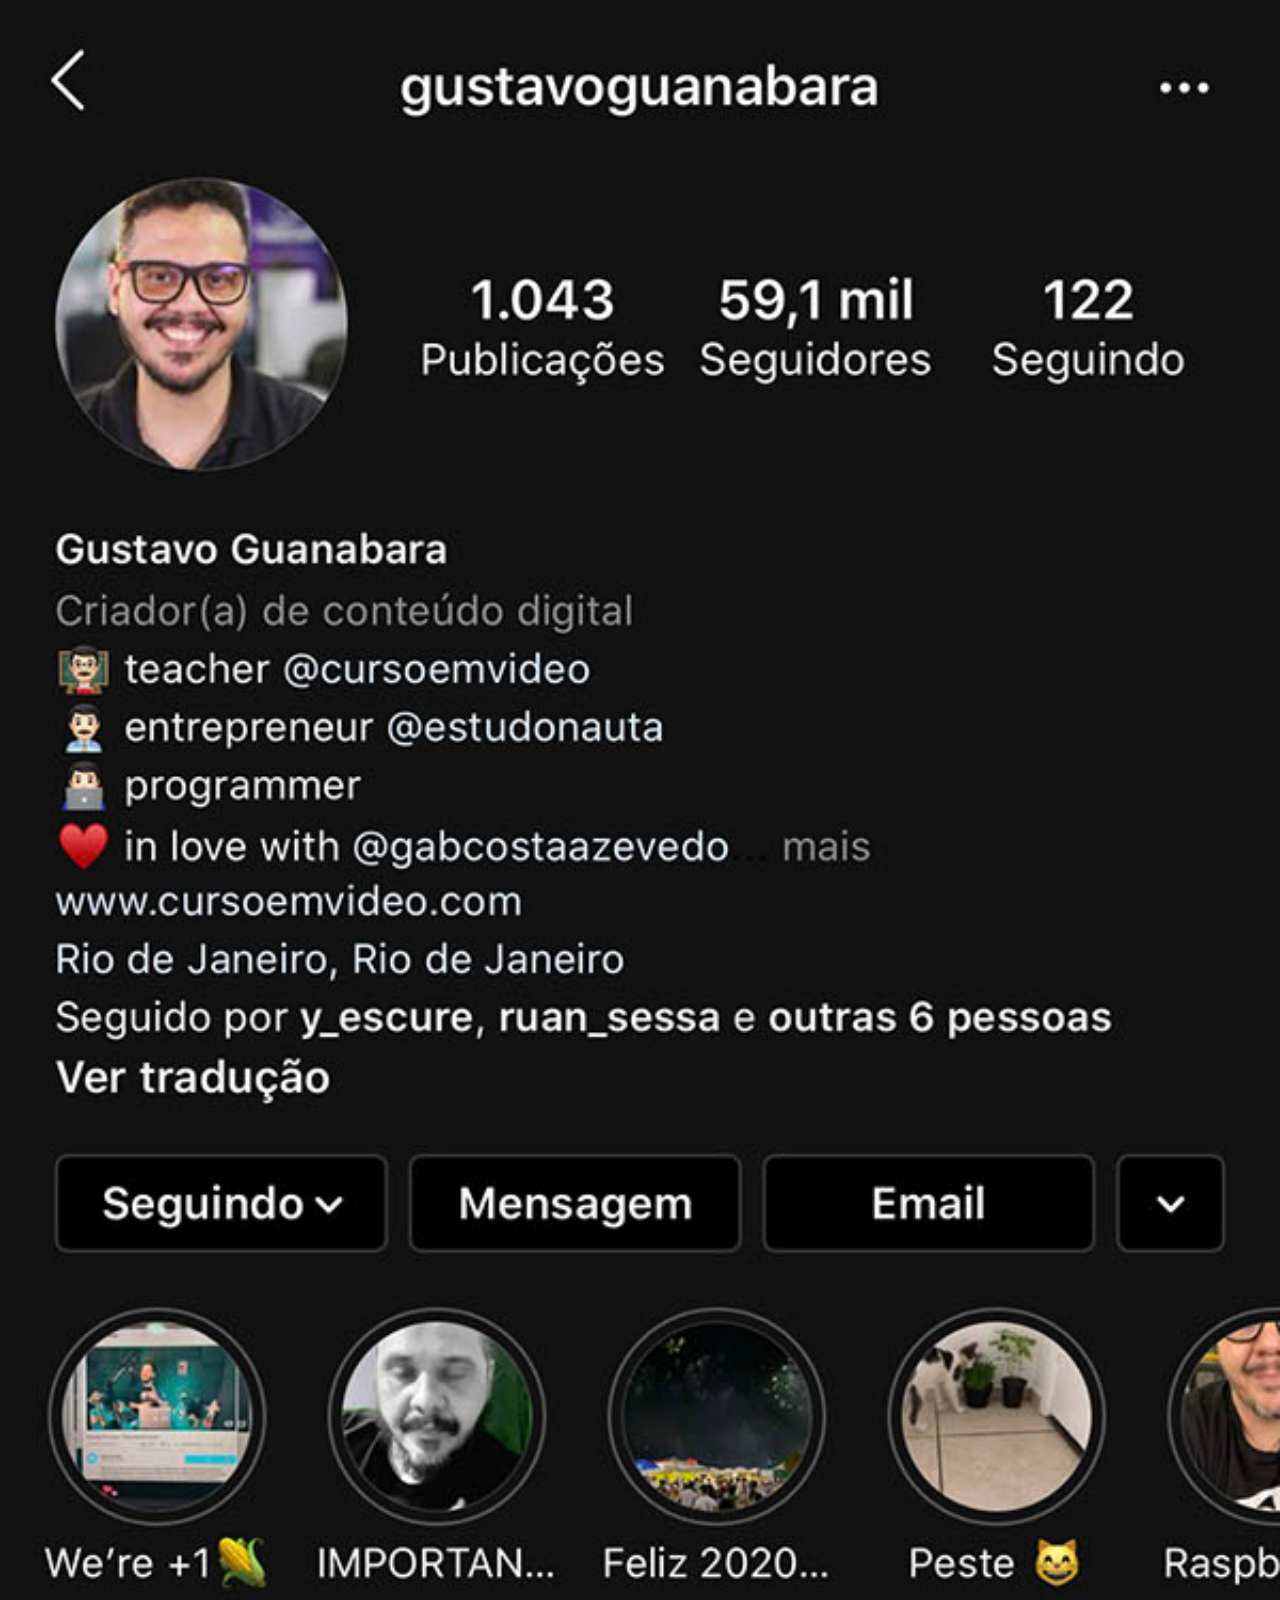
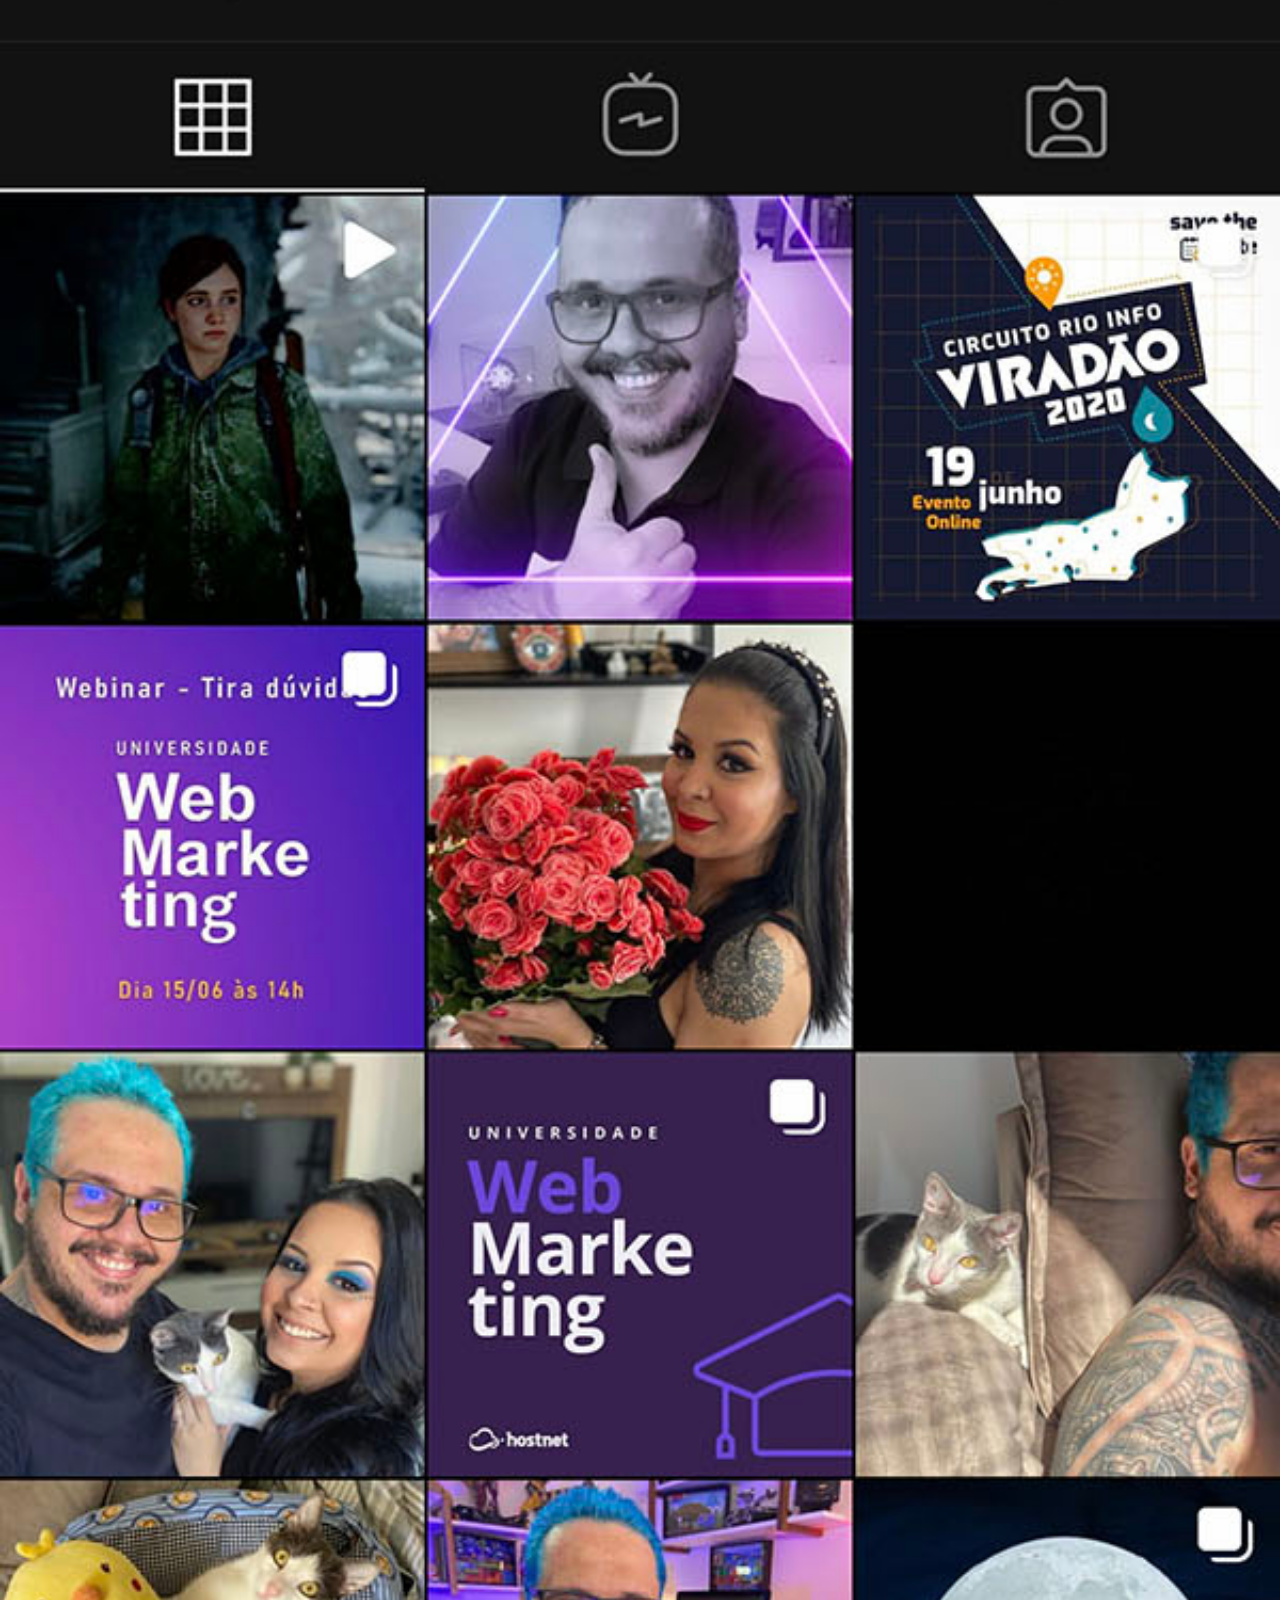
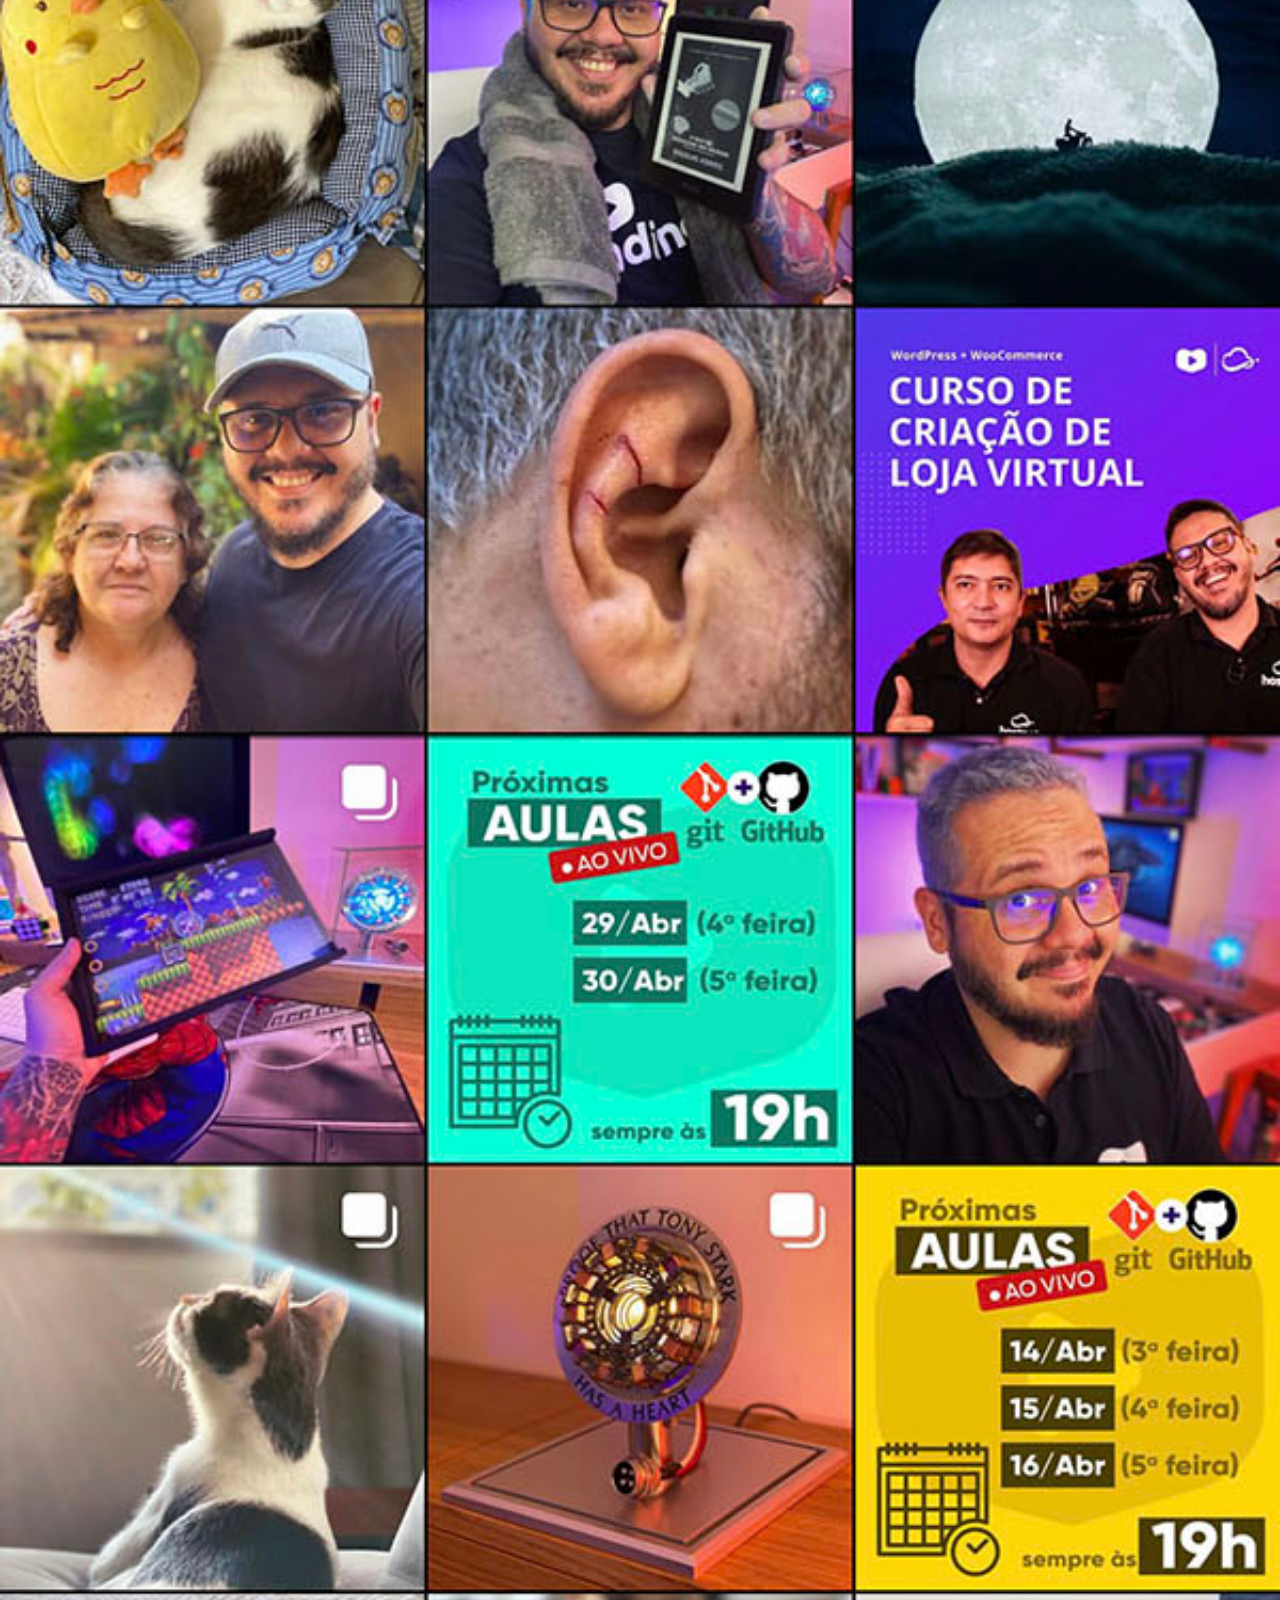
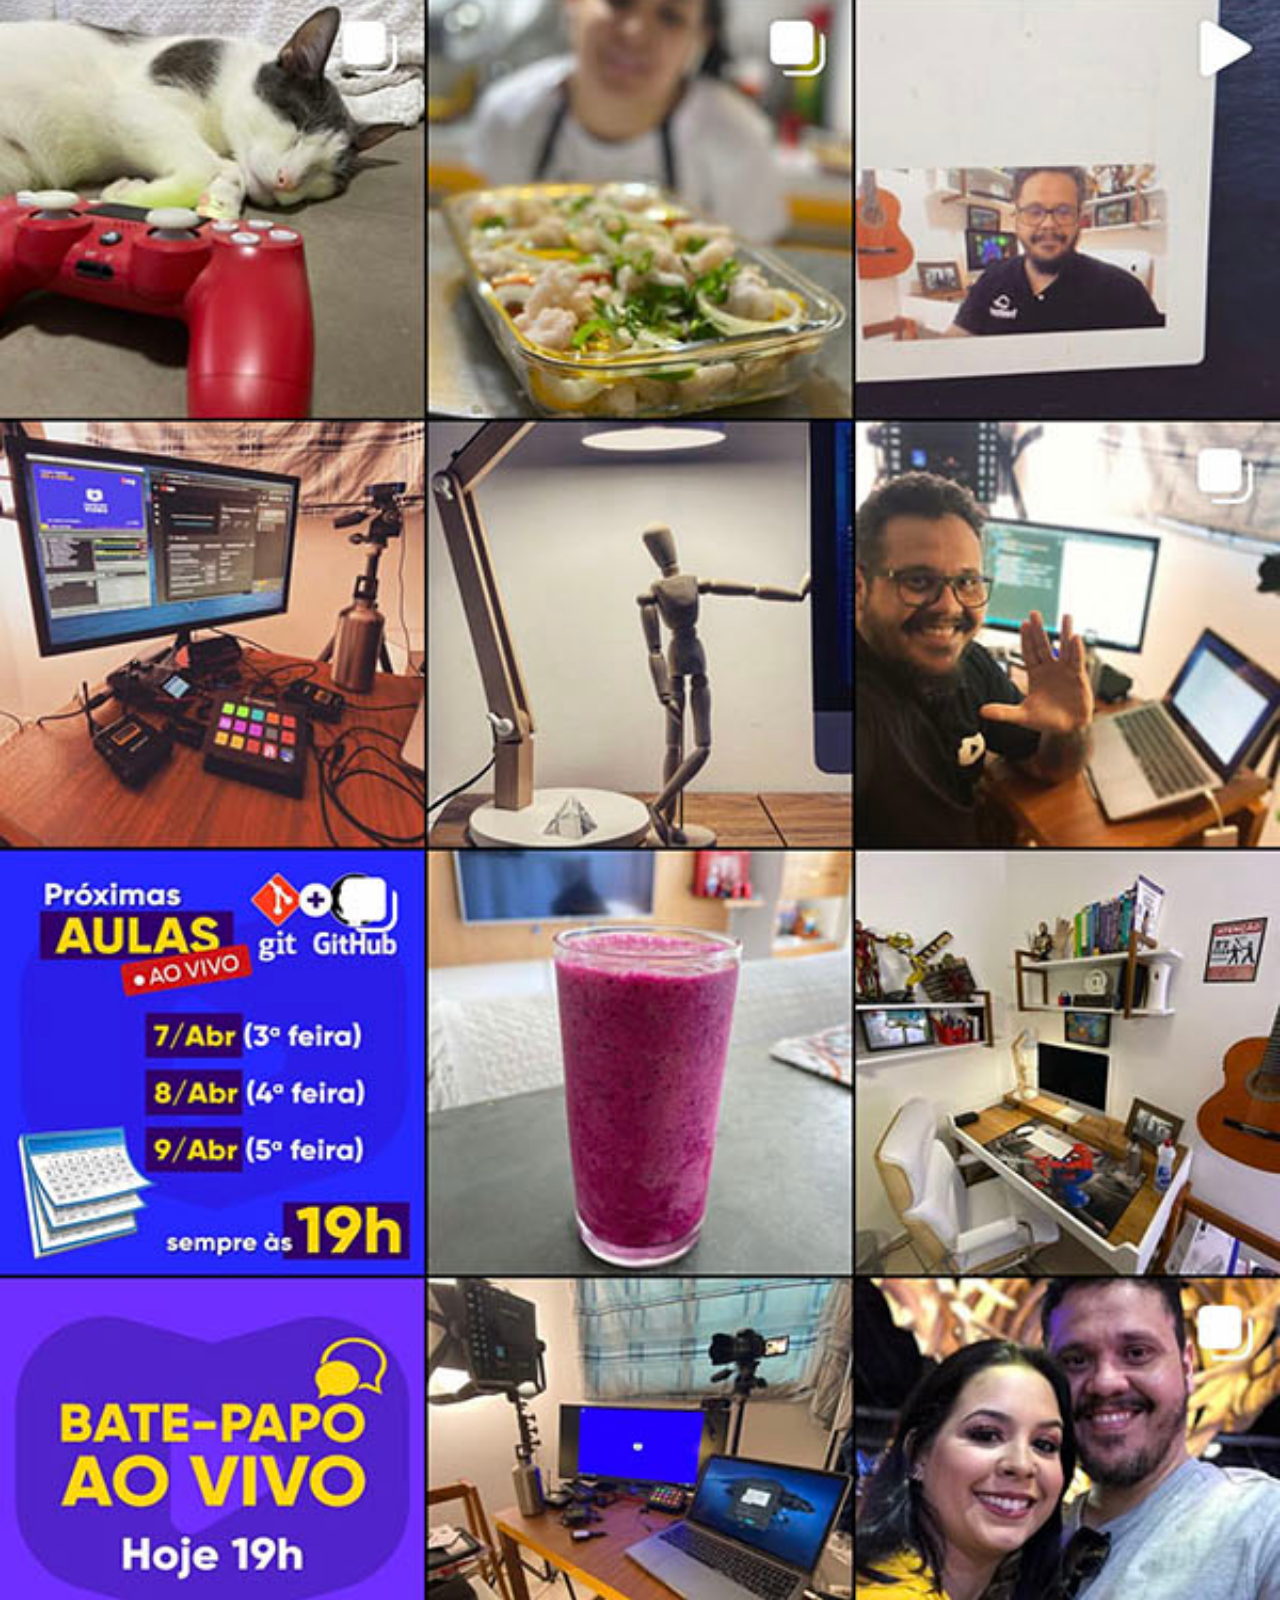
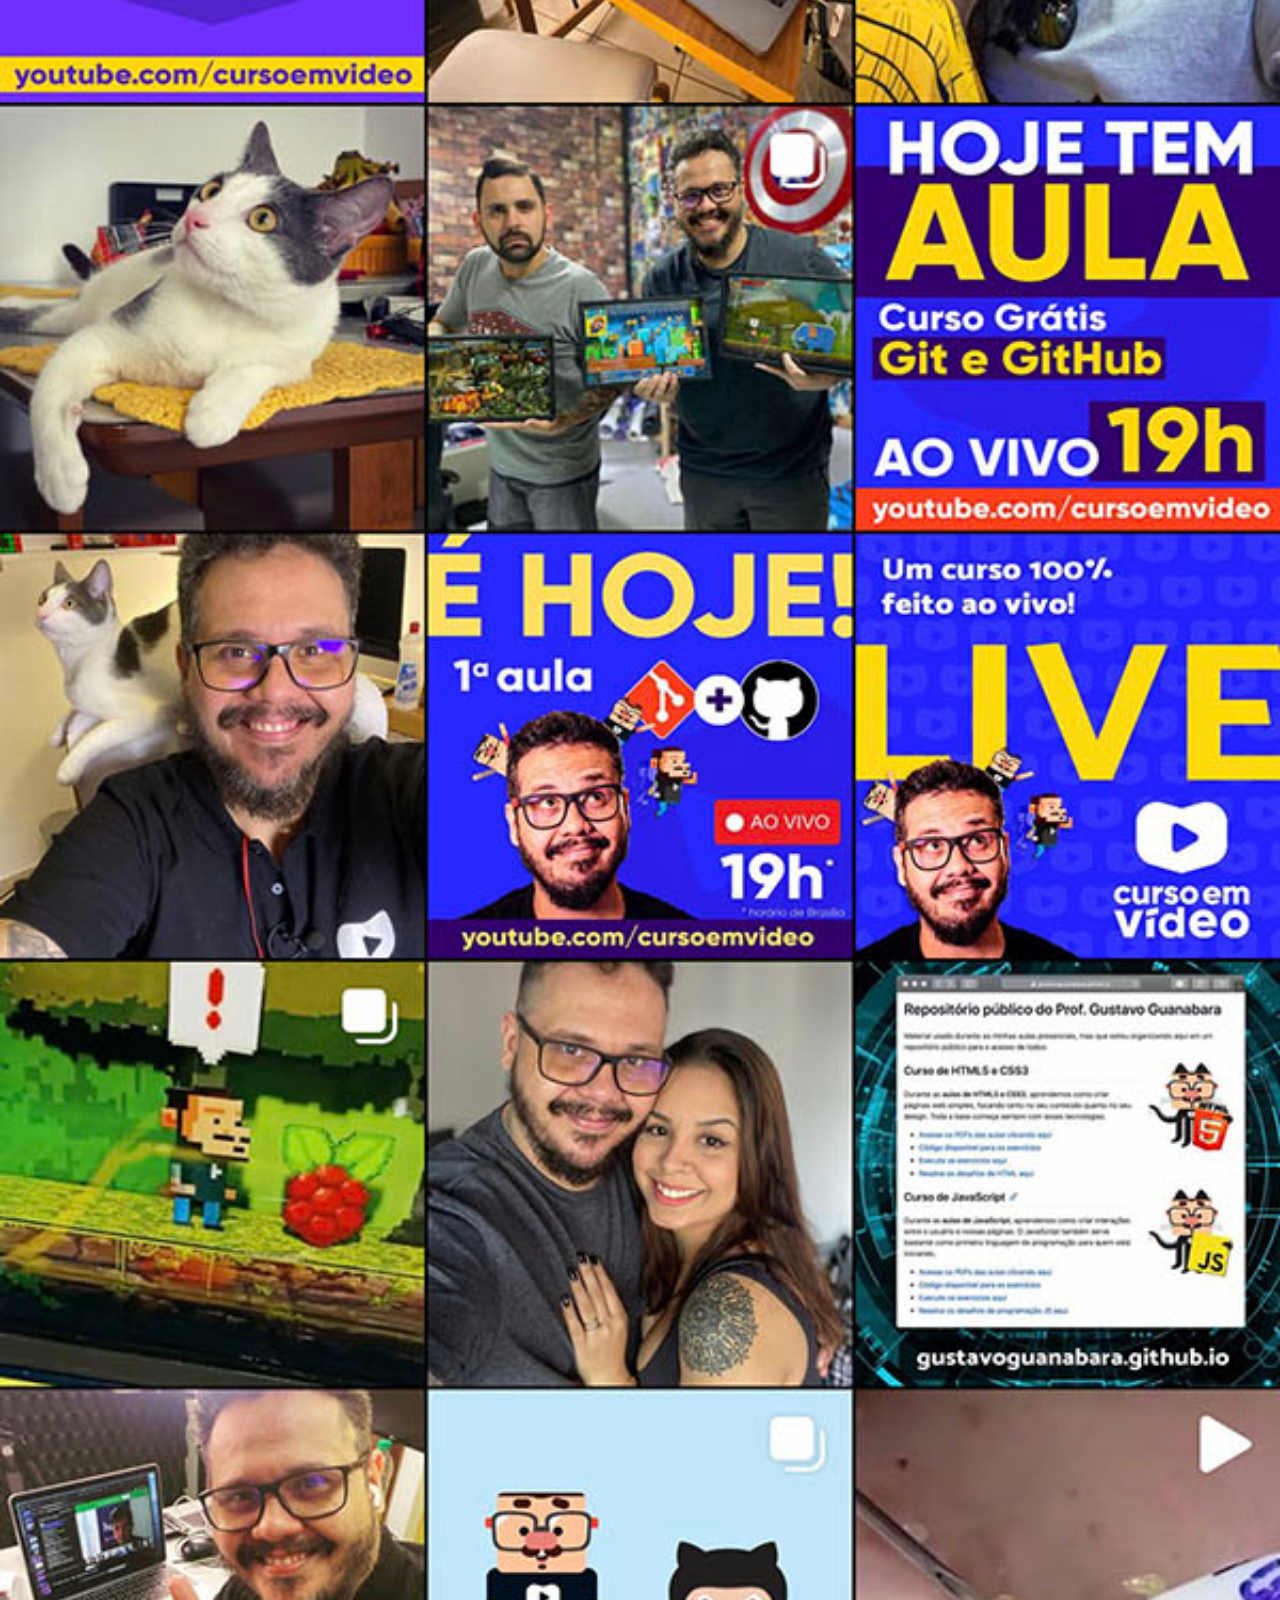
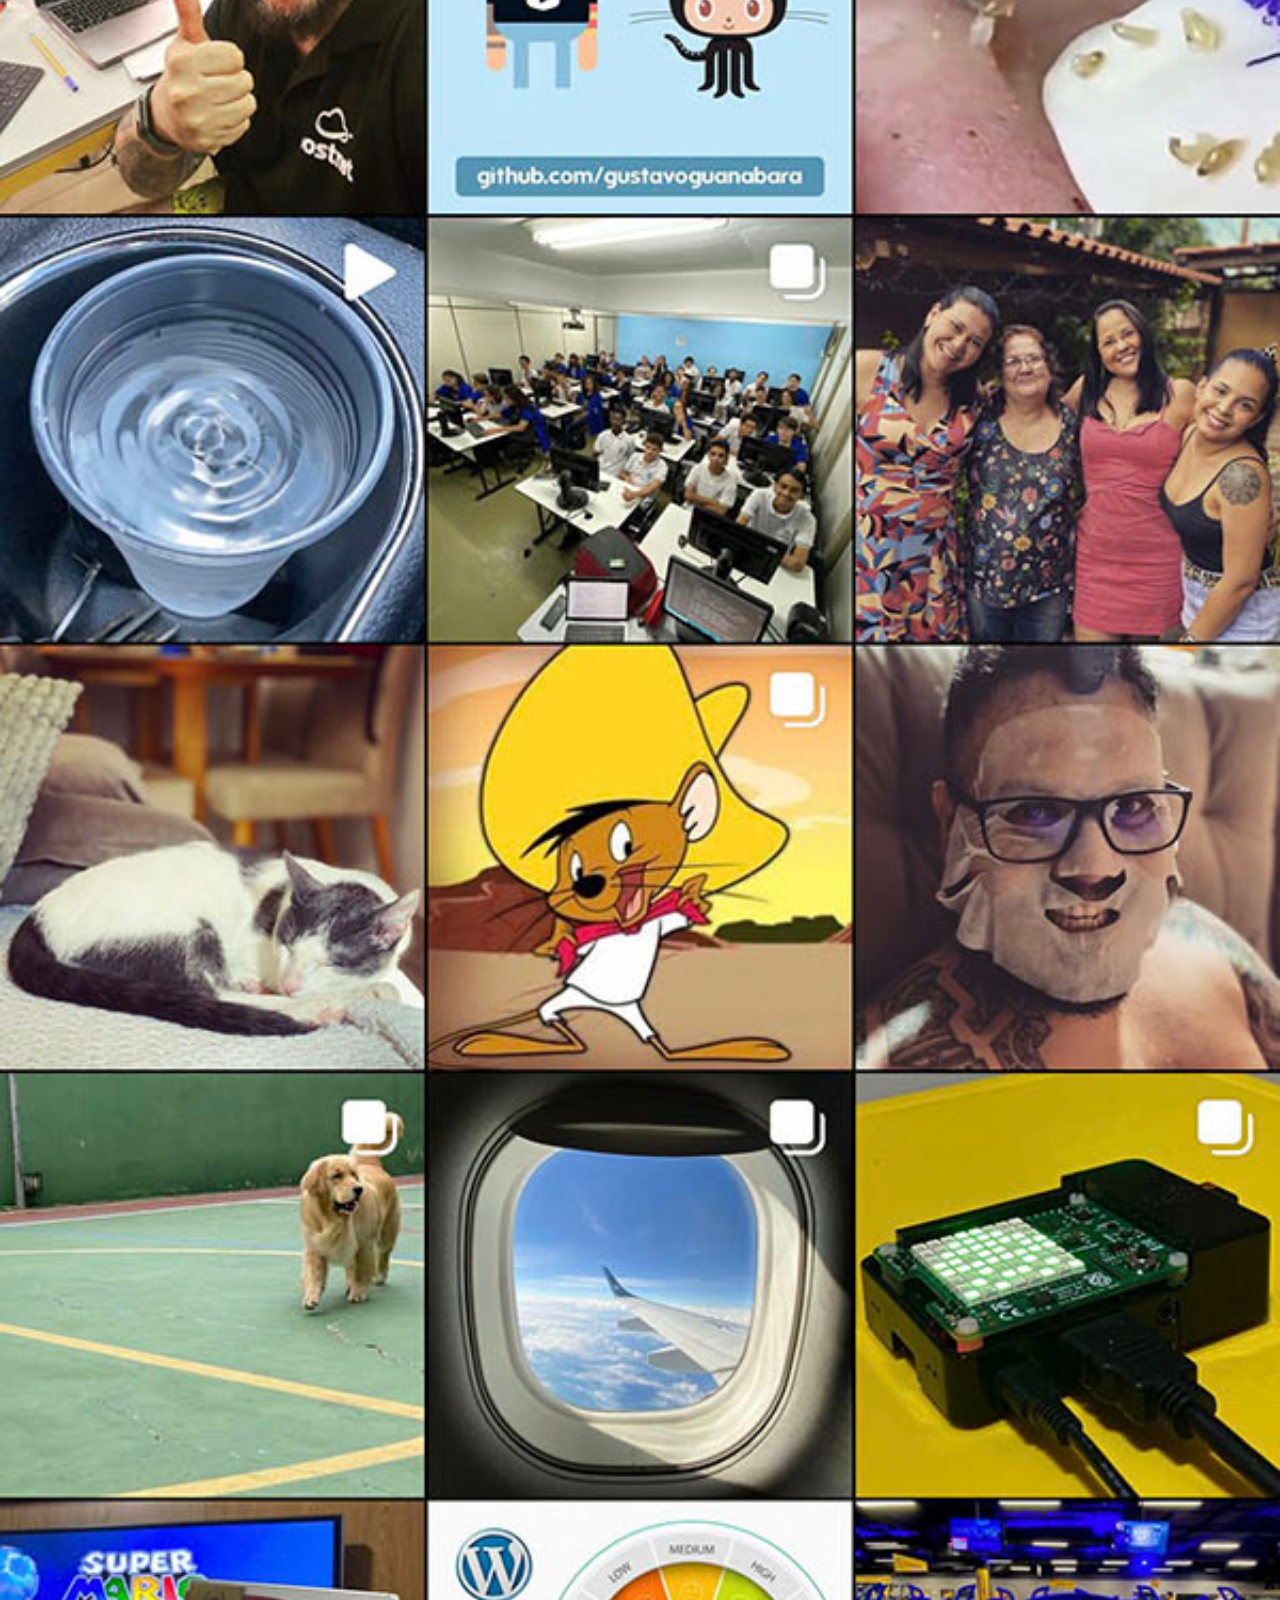
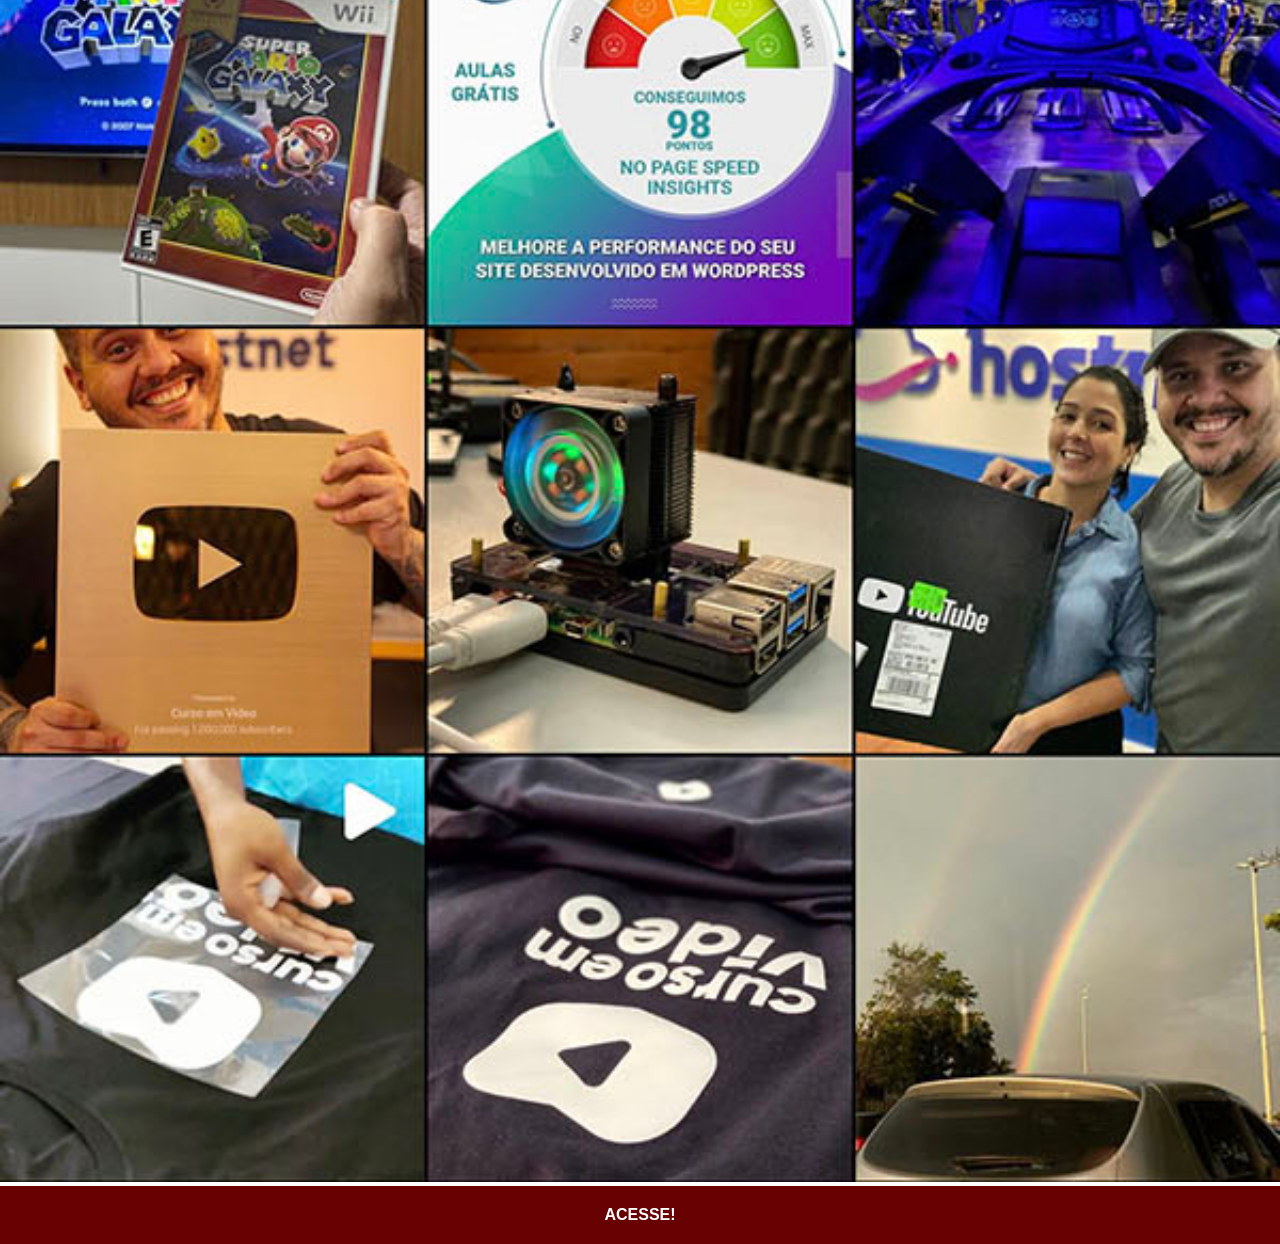
<file: paginas/instagram.html>
<!DOCTYPE html>
<html lang="pt-br">
<head>
    <meta charset="UTF-8">
    <meta name="viewport" content="width=device-width, initial-scale=1.0">
    <title>Youtube</title>
    <link rel="stylesheet" href="../estilos/paginas.css">
</head>
<body>
    <img src="../imagens/tela-instagram.jpg" alt="Instagram">
    <a href="https://www.instagram.com/gustavoguanabara/" target="_blank"> ACESSE!</a>
</body>
</html>
</file>
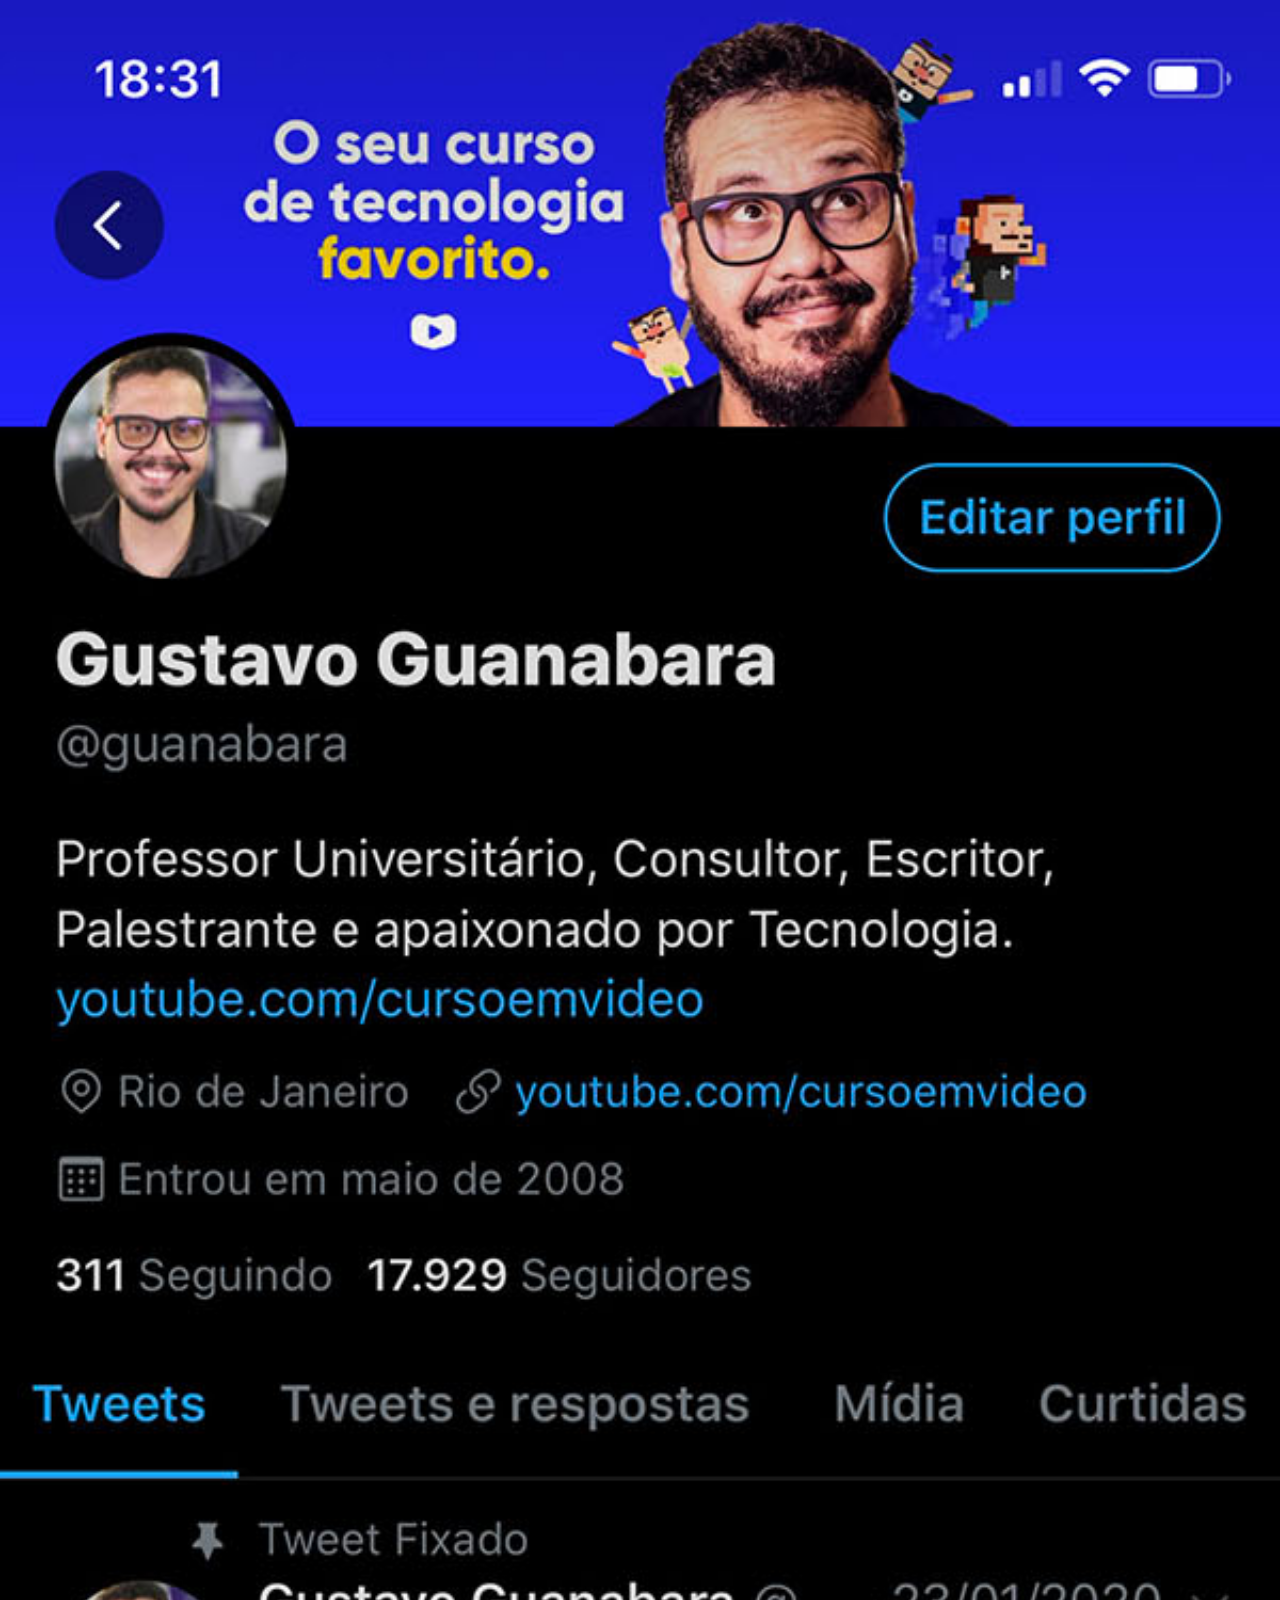
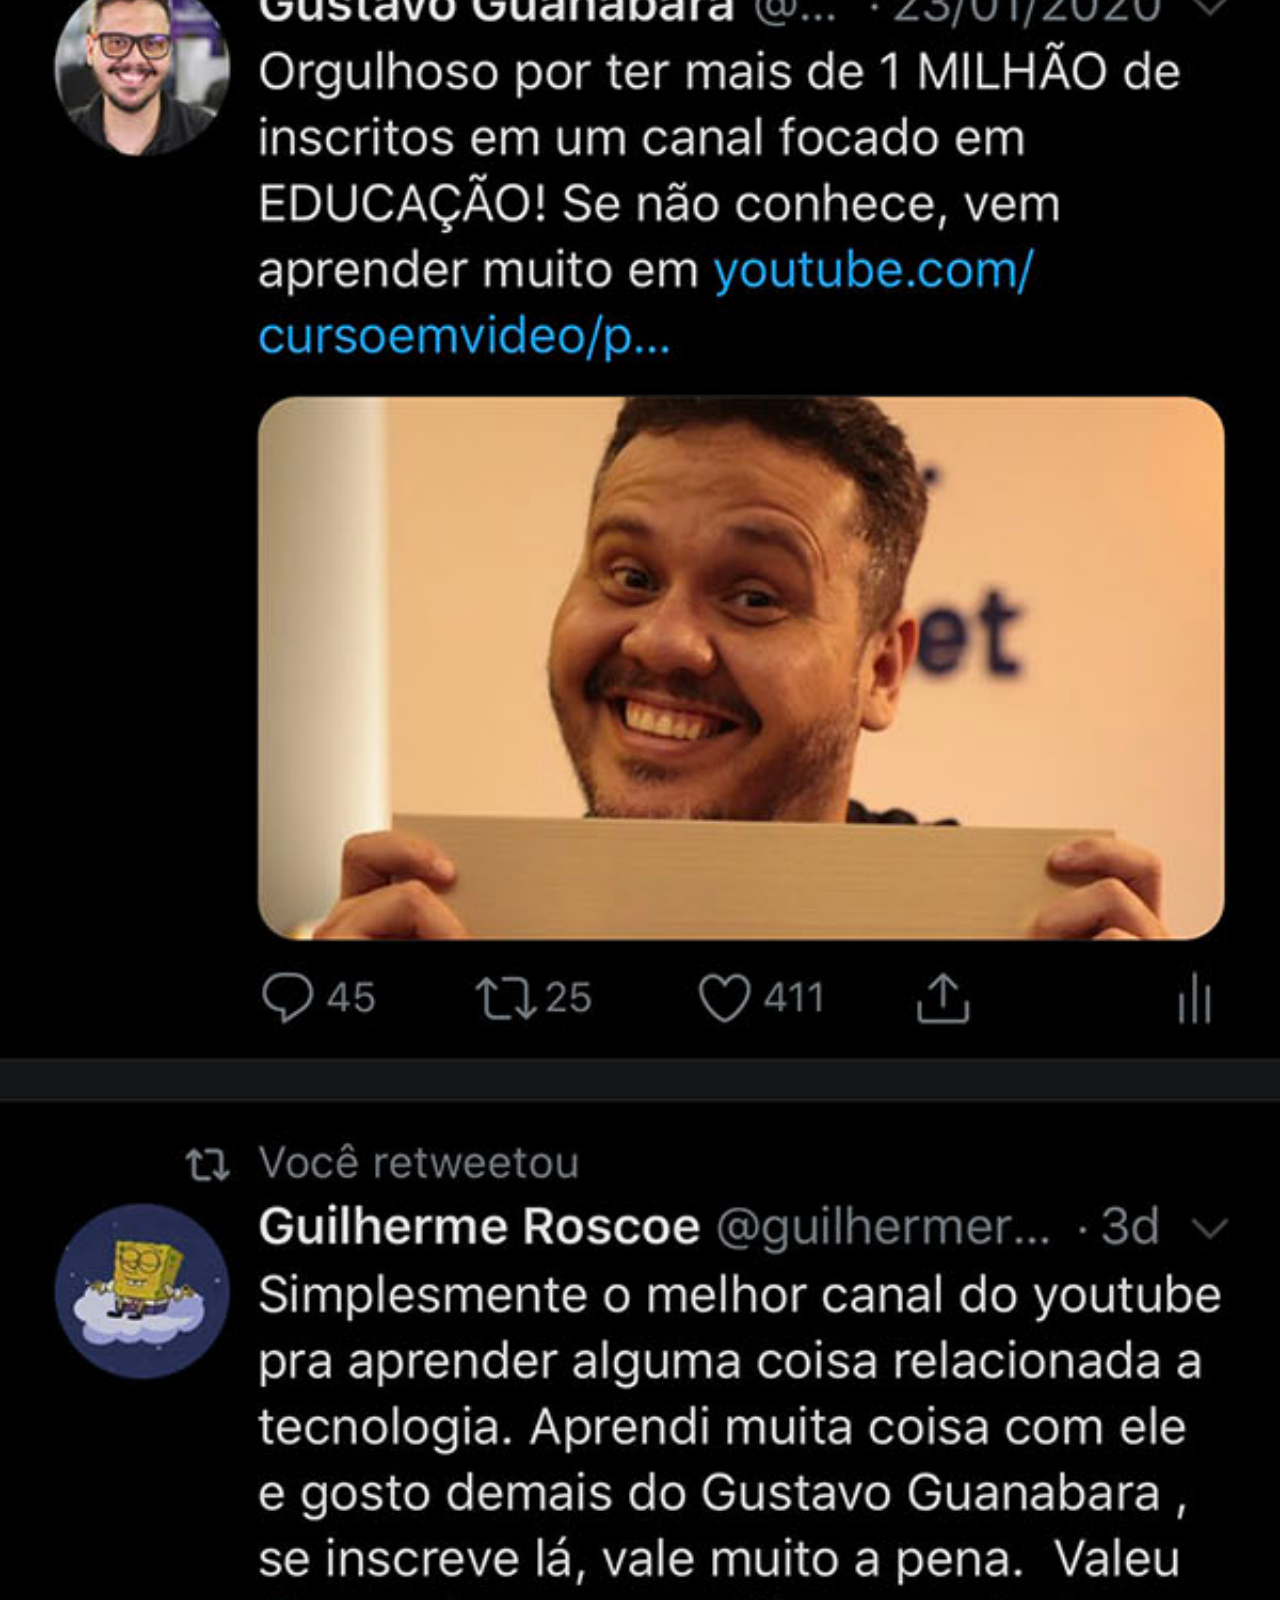
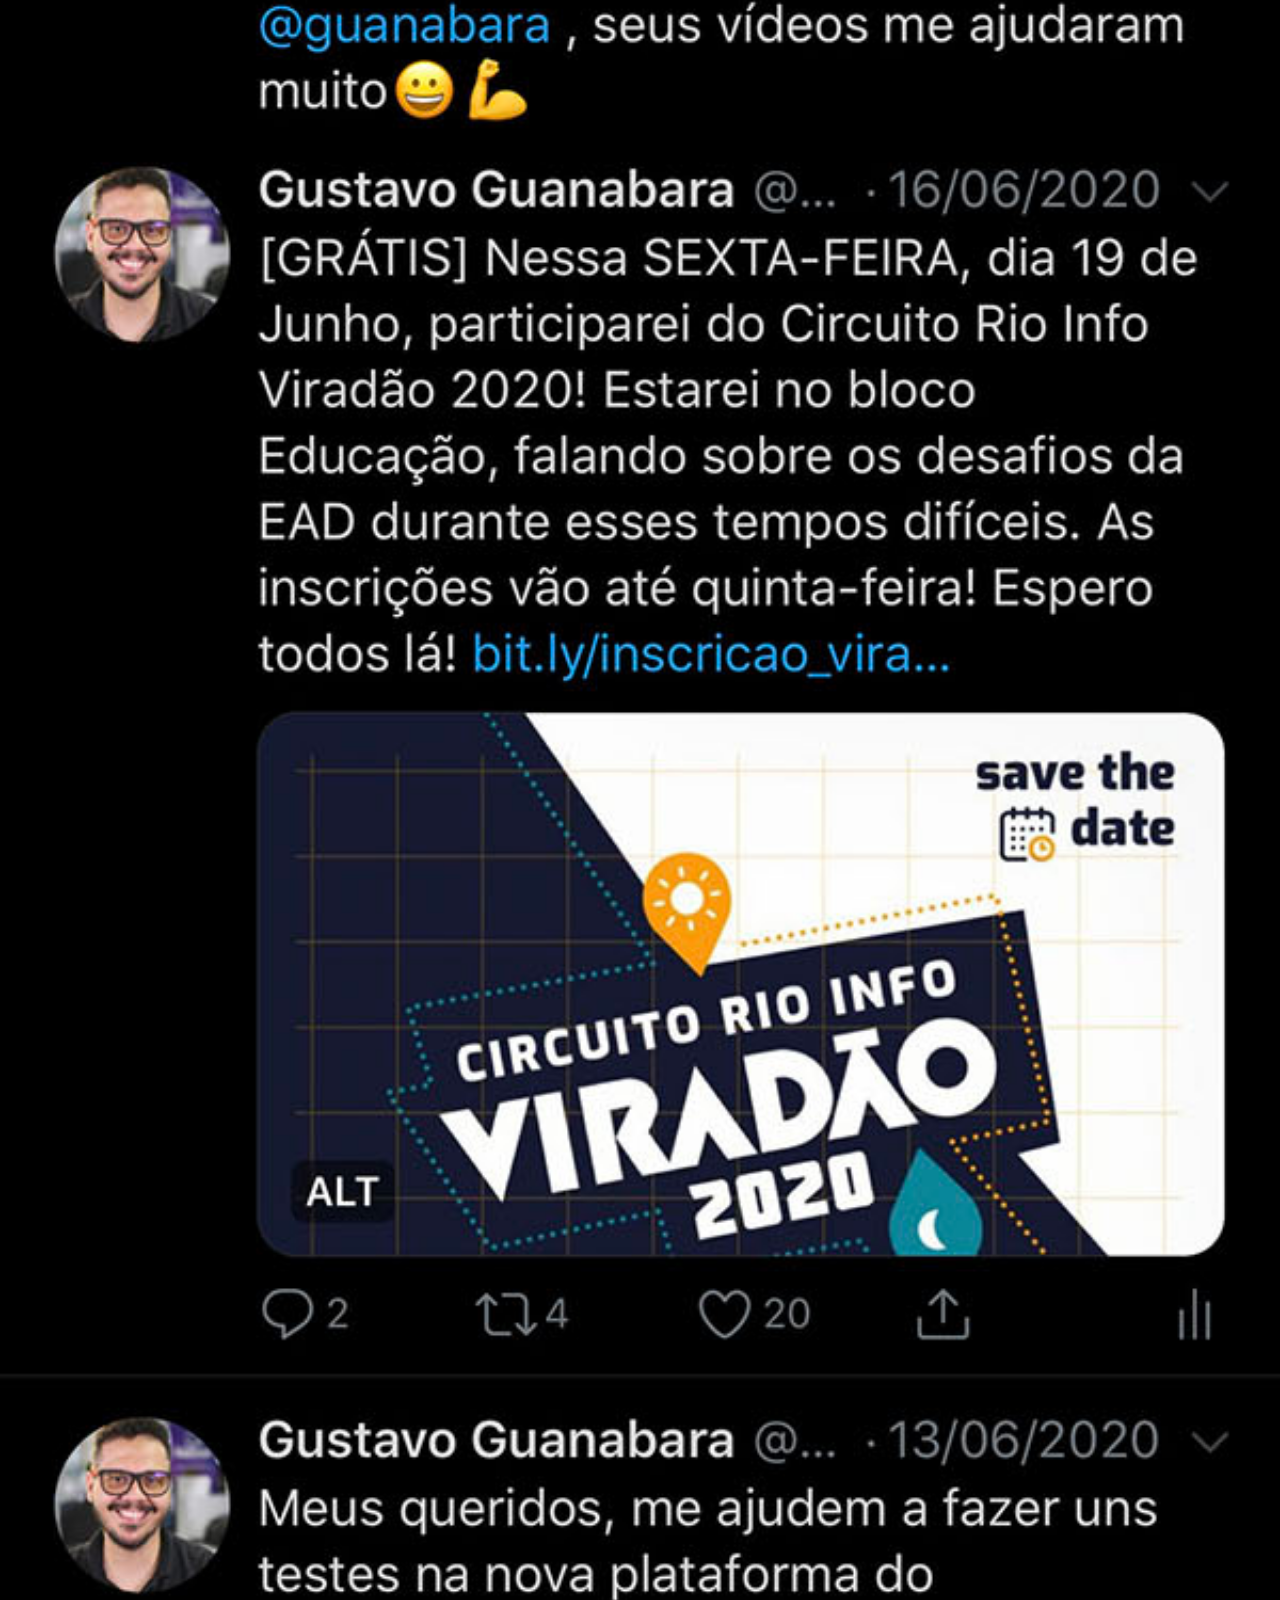
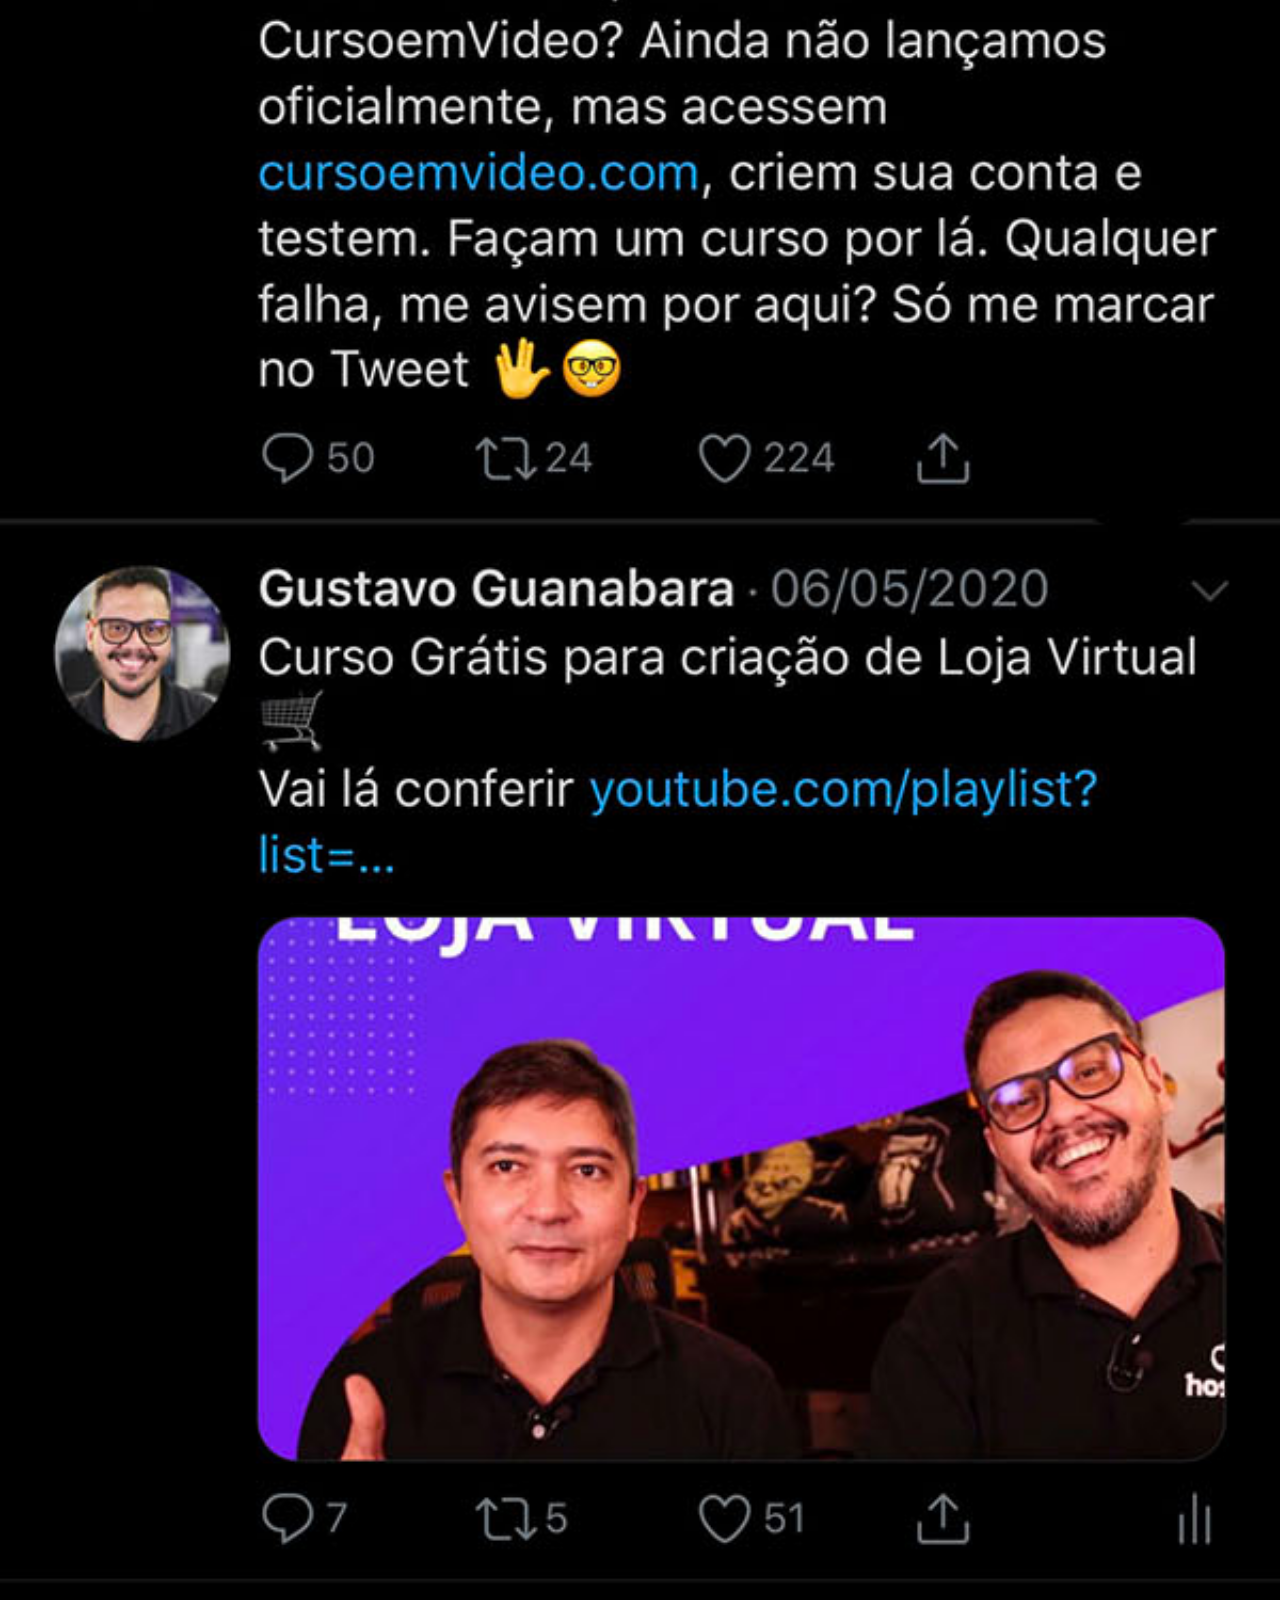
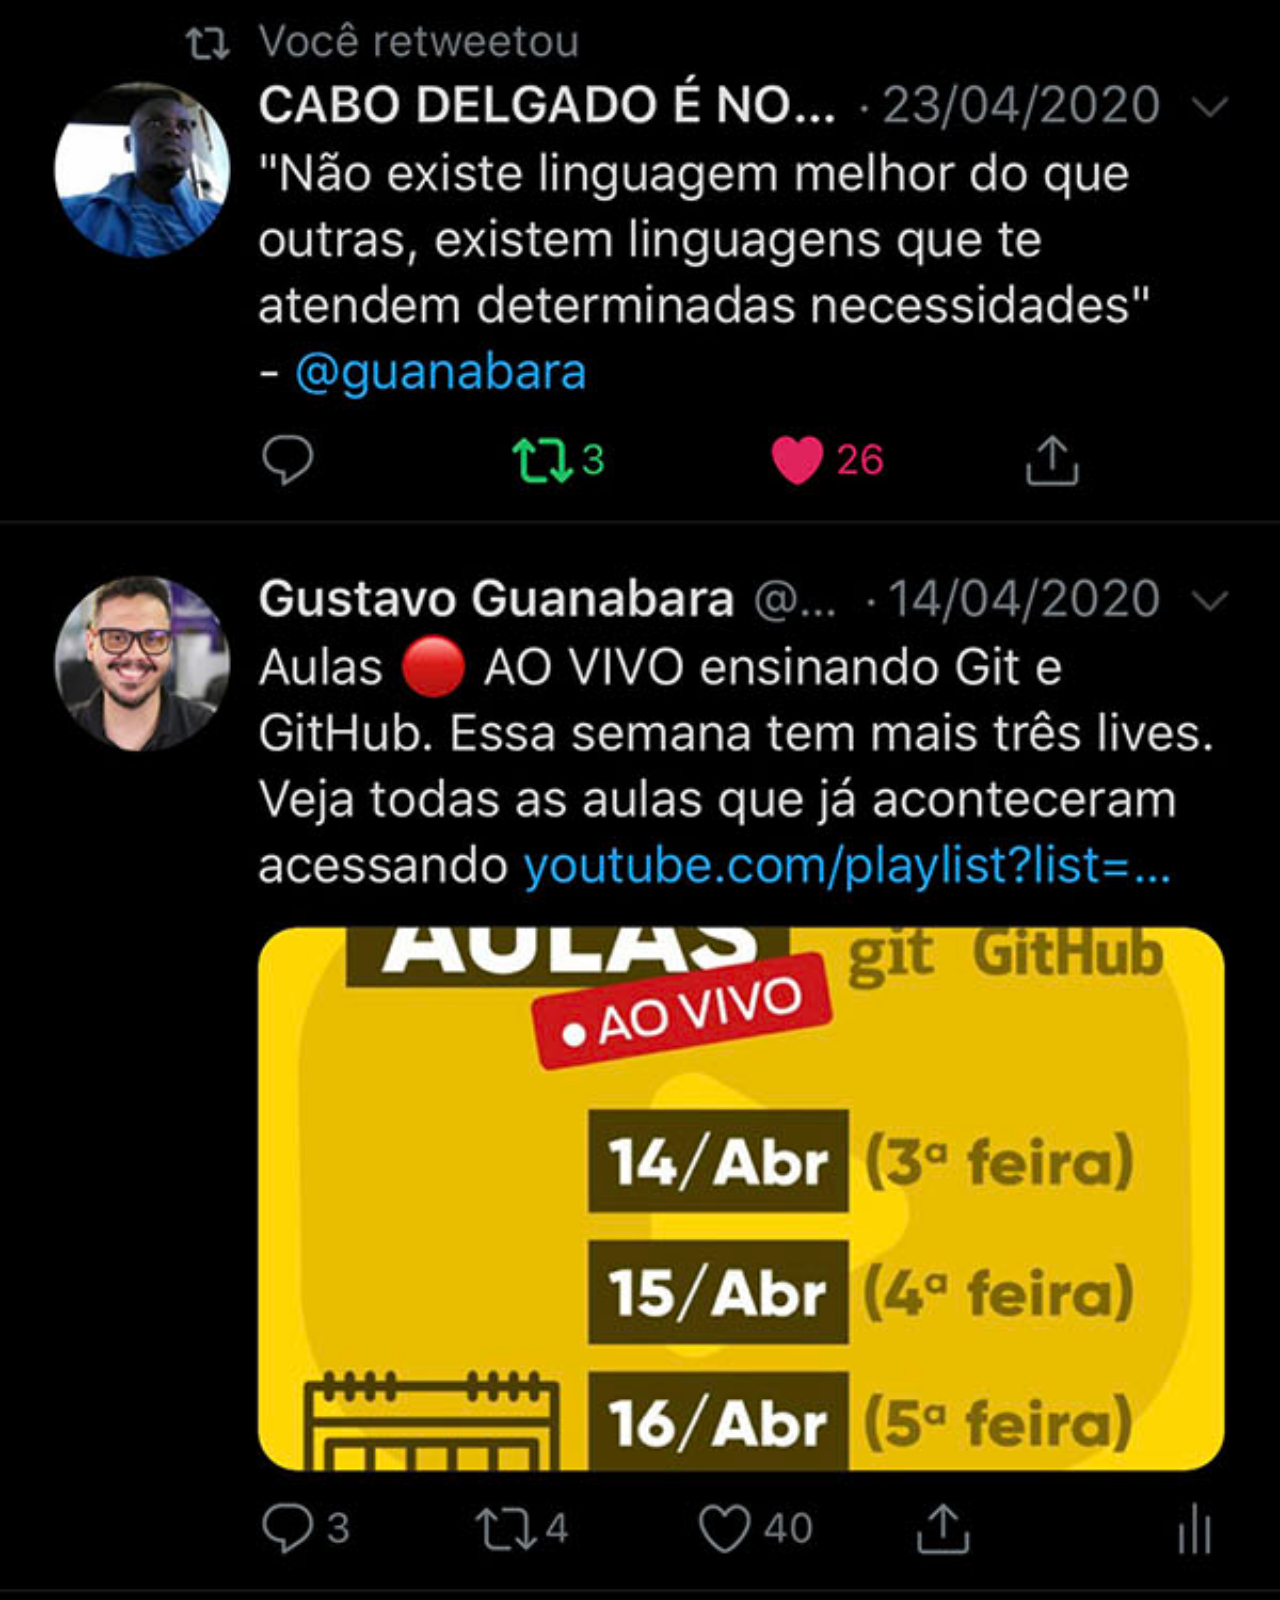
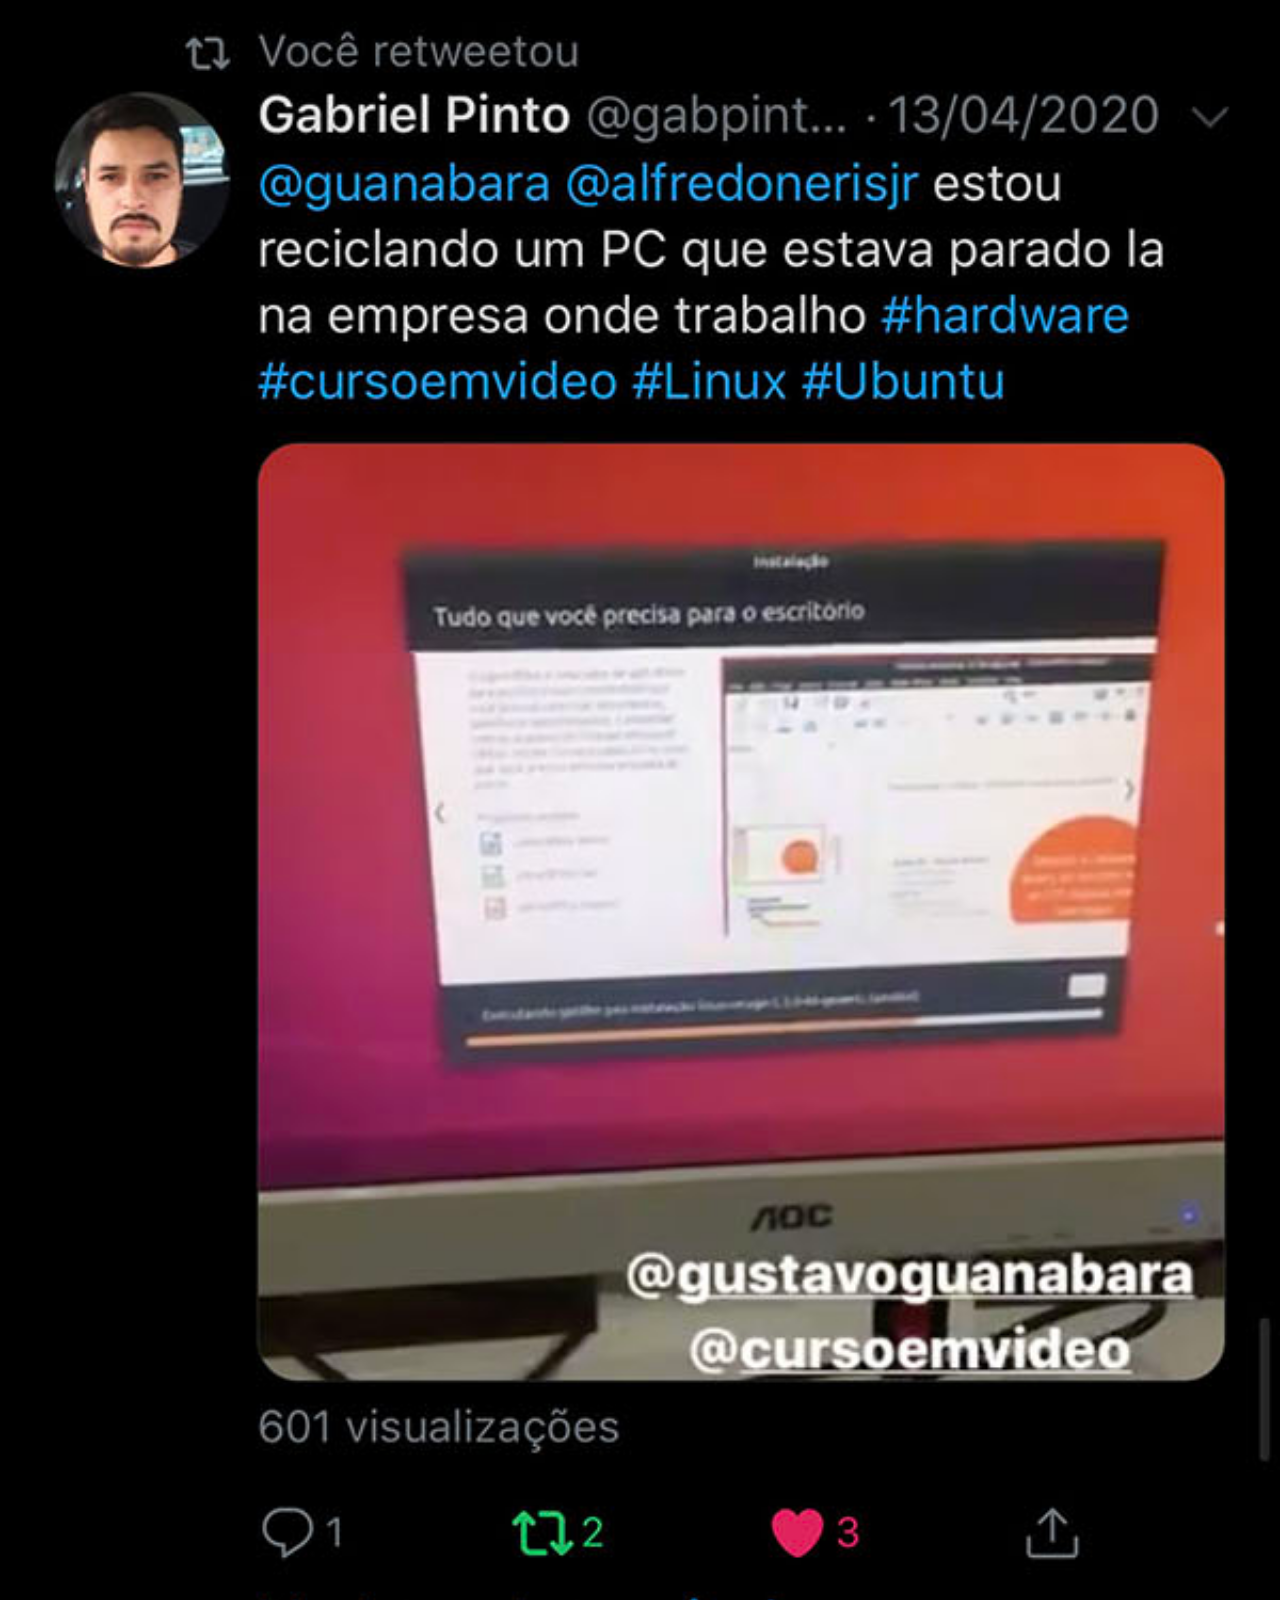
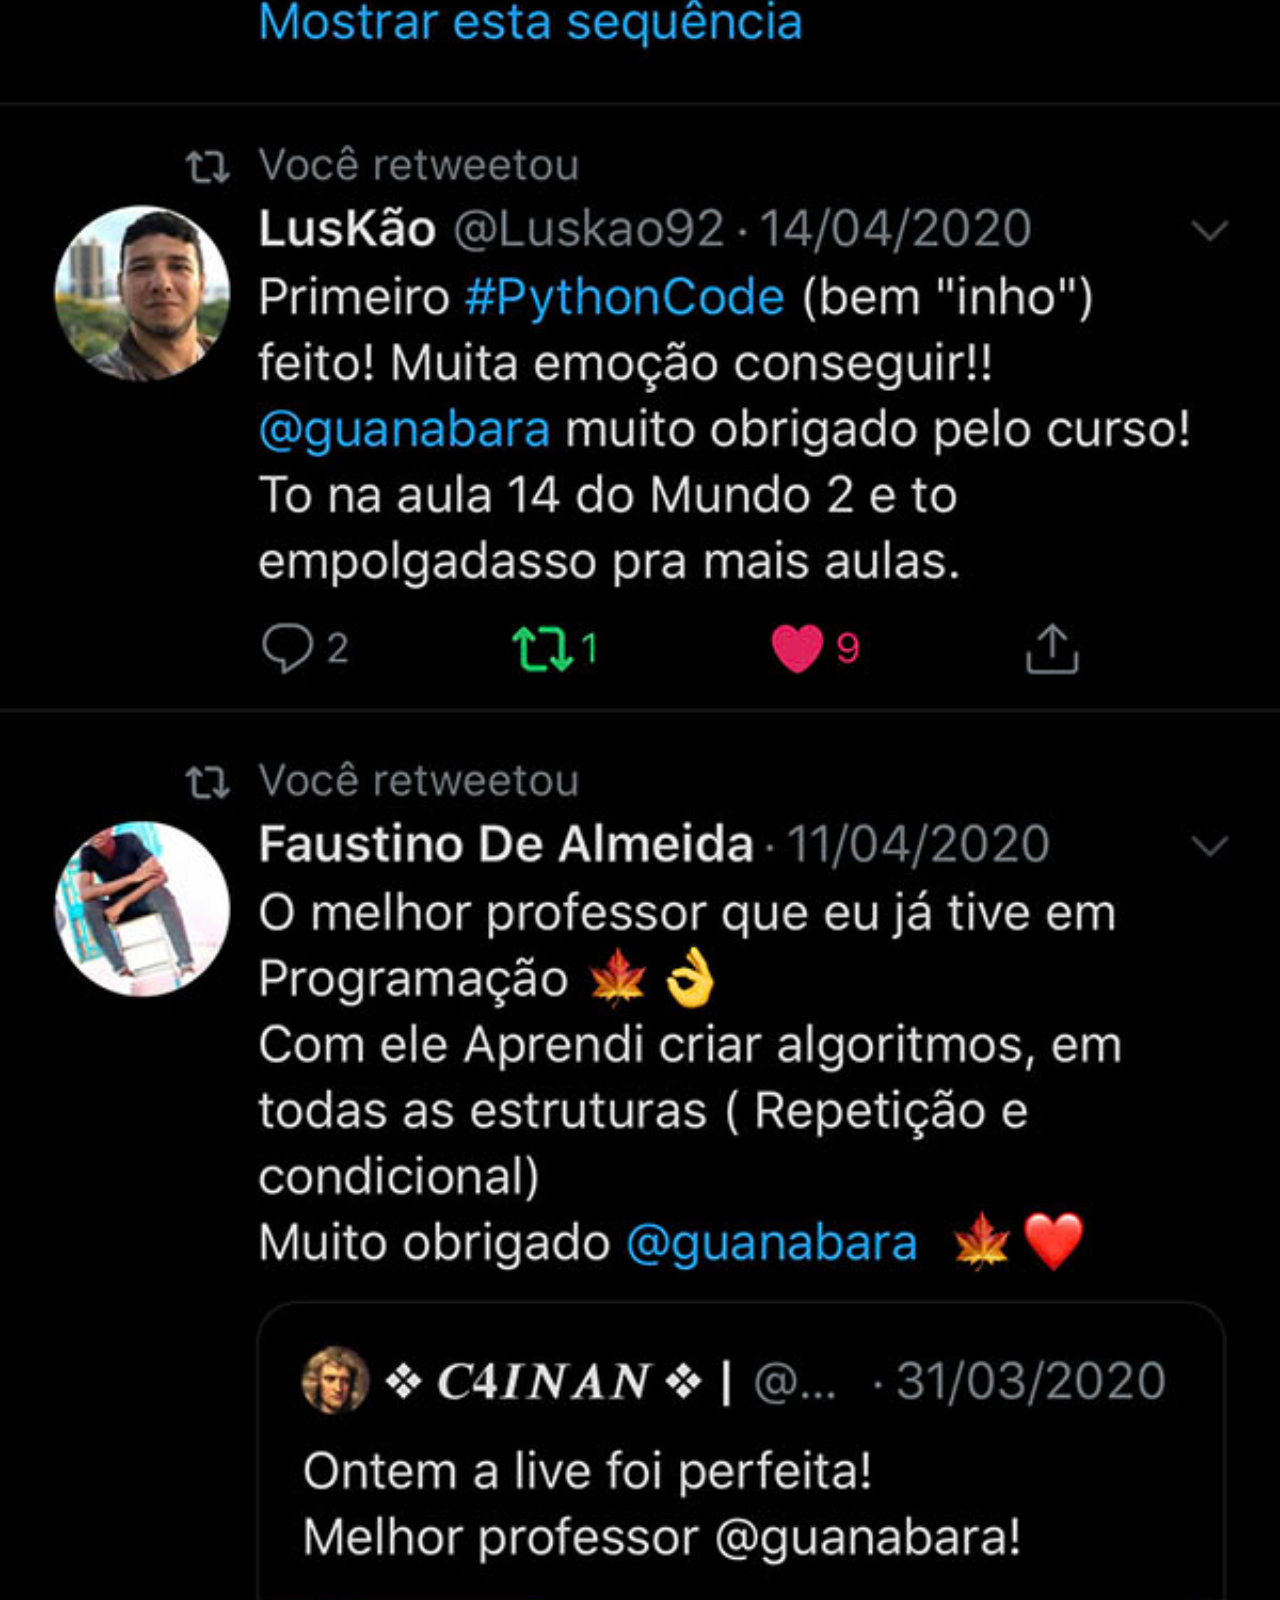
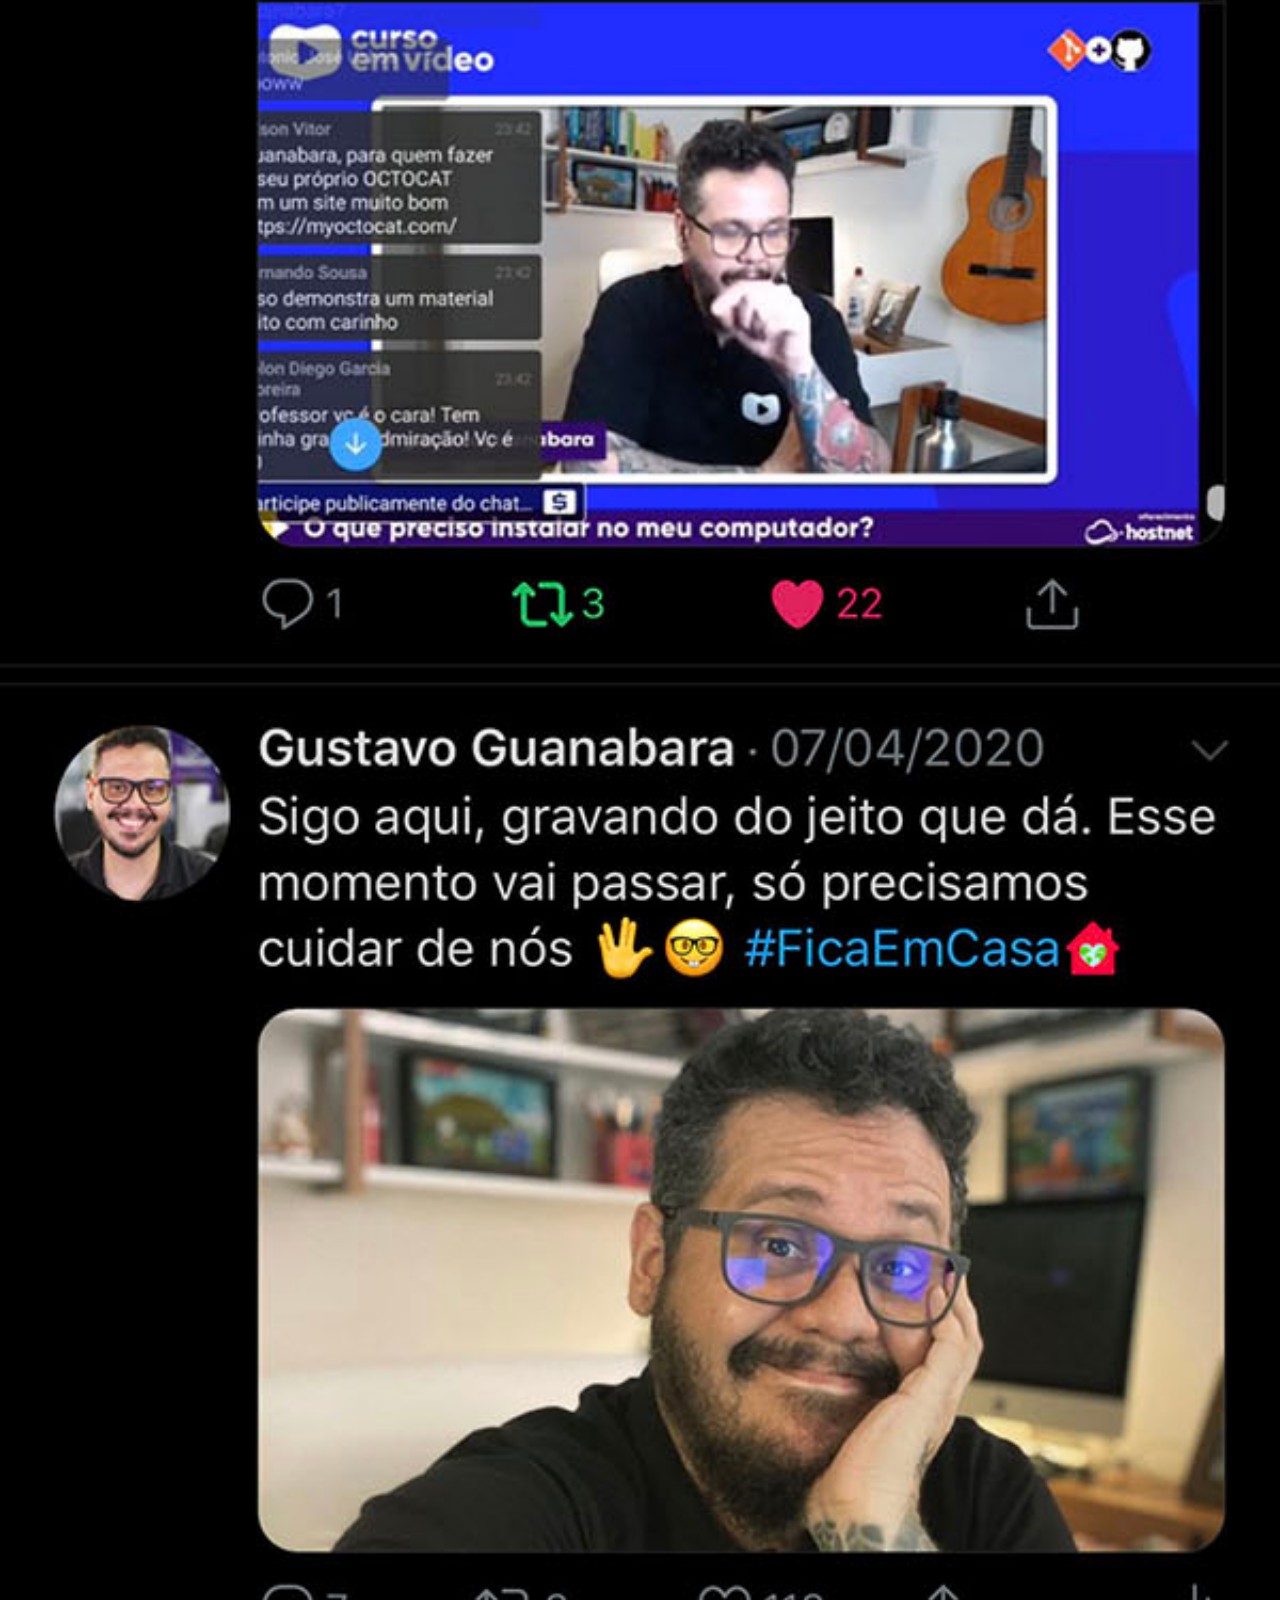
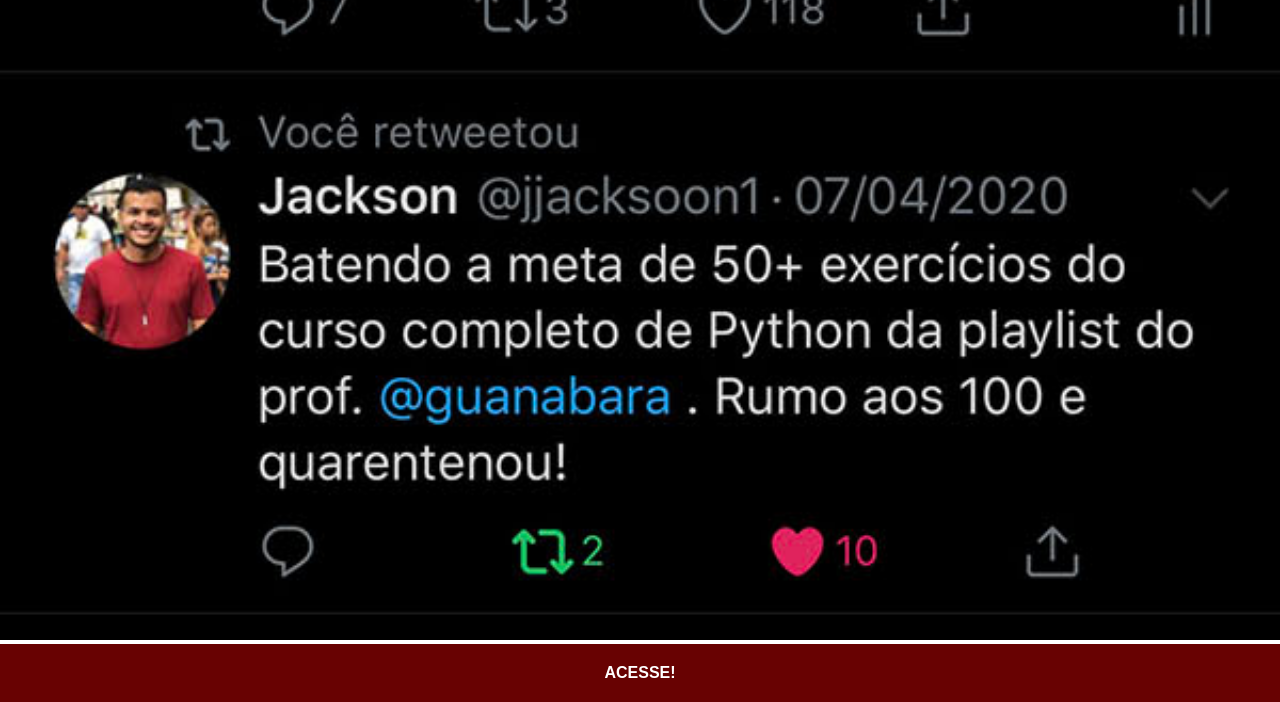
<file: paginas/twitter.html>
<!DOCTYPE html>
<html lang="pt-br">
<head>
    <meta charset="UTF-8">
    <meta name="viewport" content="width=device-width, initial-scale=1.0">
    <title>Twitter</title>
    <link rel="stylesheet" href="../estilos/paginas.css">
</head>
<body>
    <img src="../imagens/tela-twitter.jpg" alt="Twitter">
    <a href="https://x.com/guanabara" target="_blank"> ACESSE!</a>
</body>
</html>
</file>
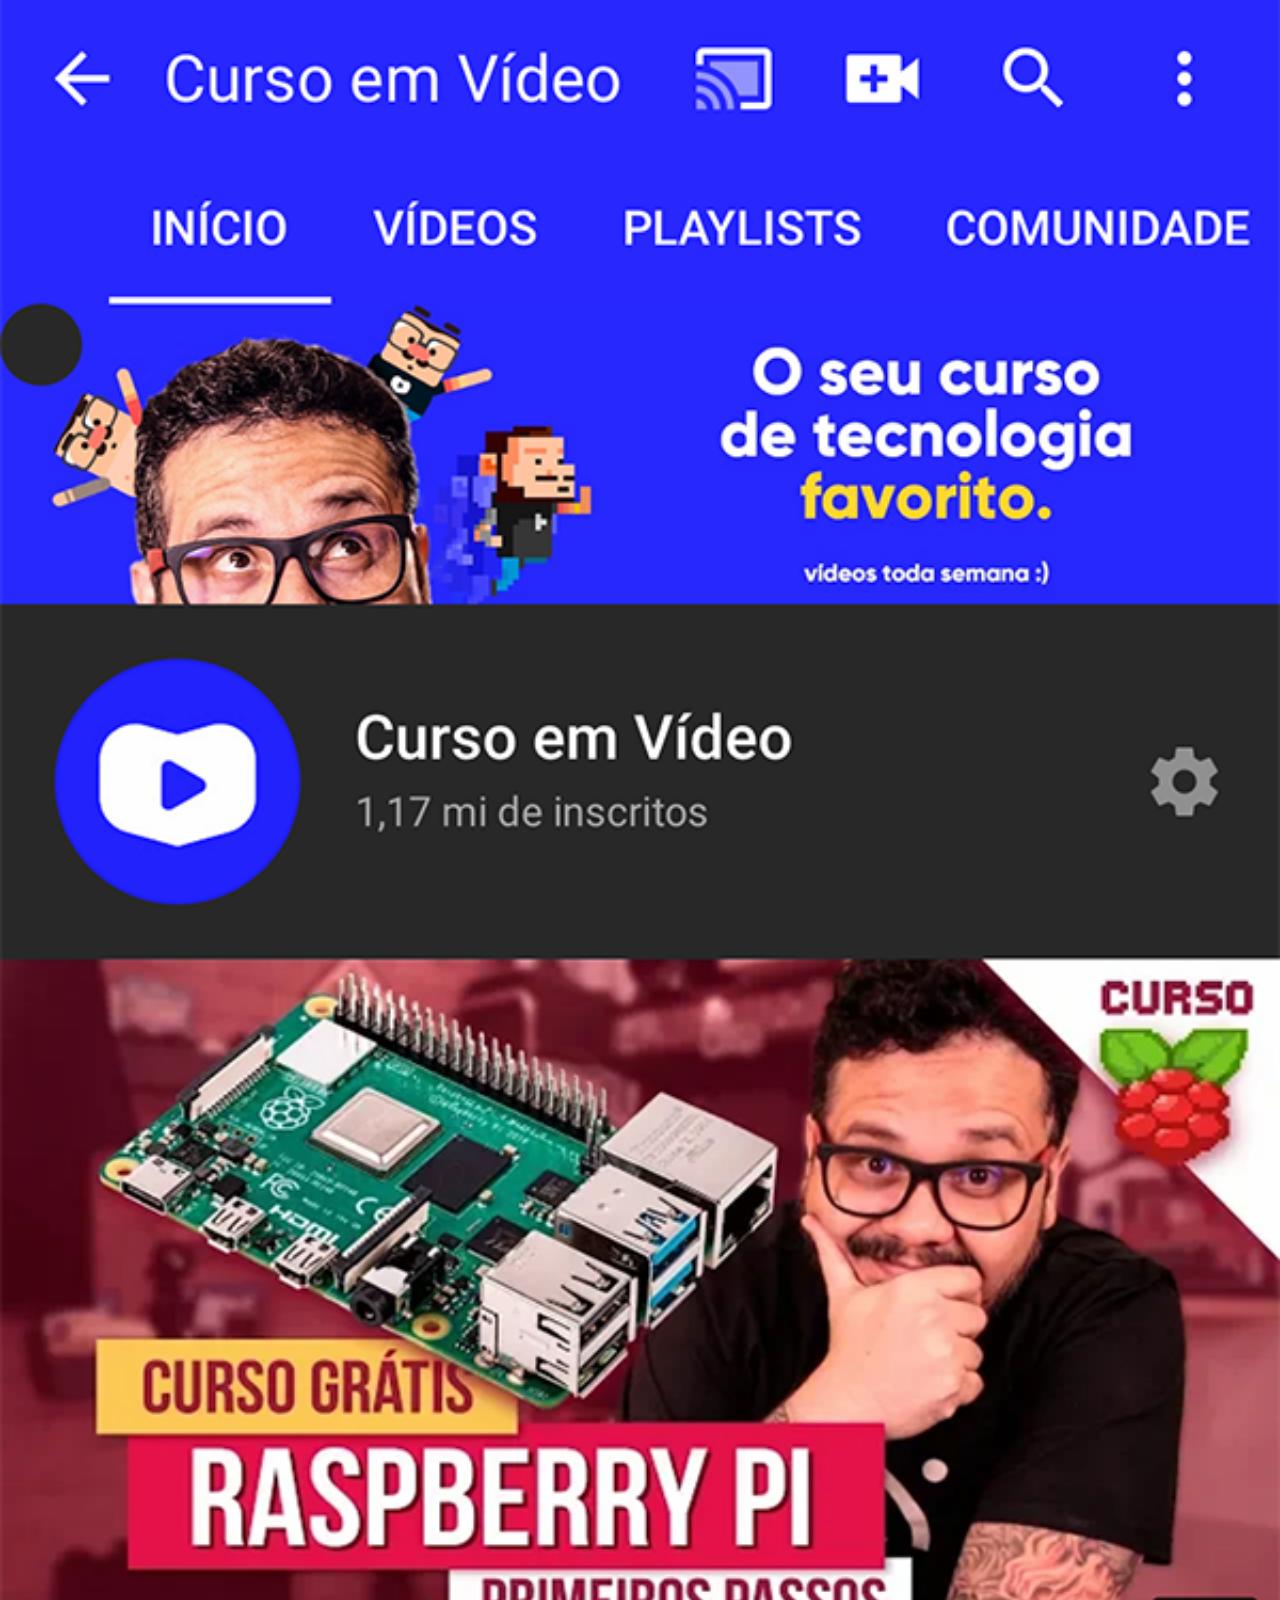
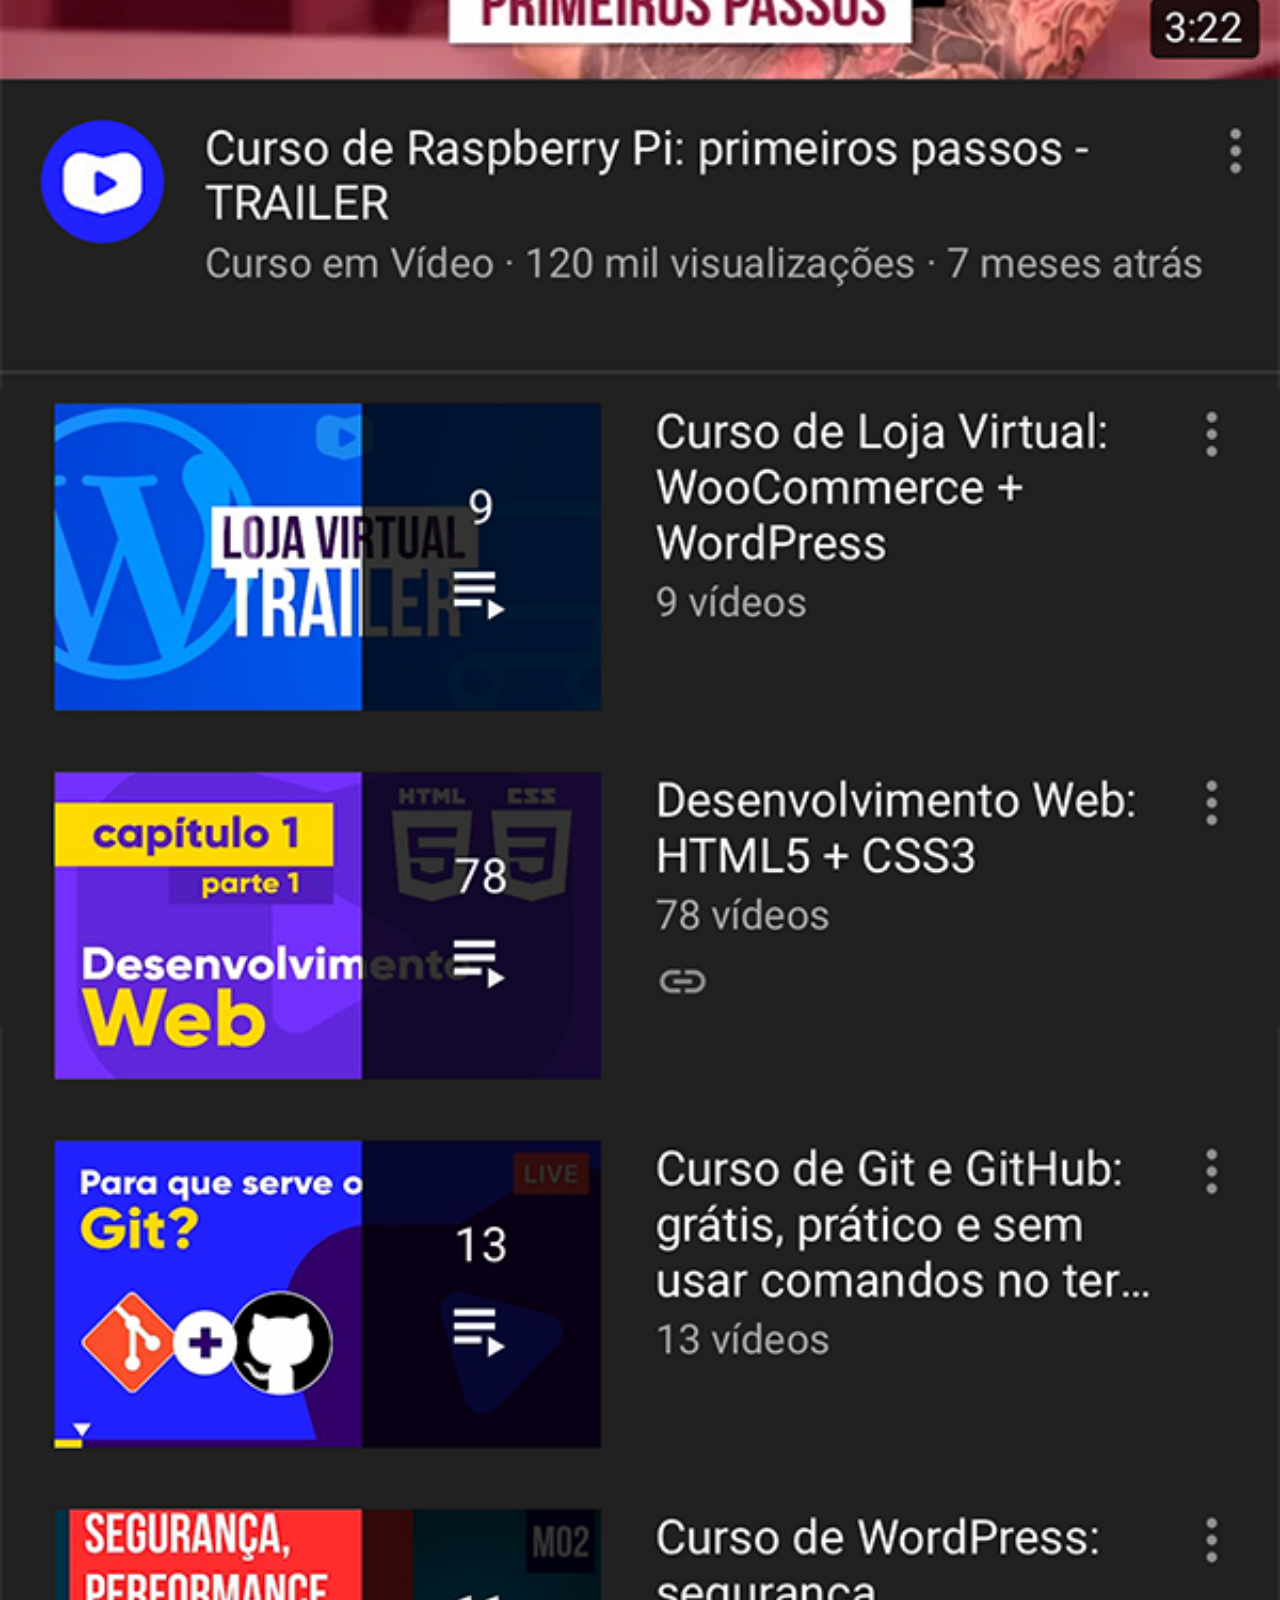
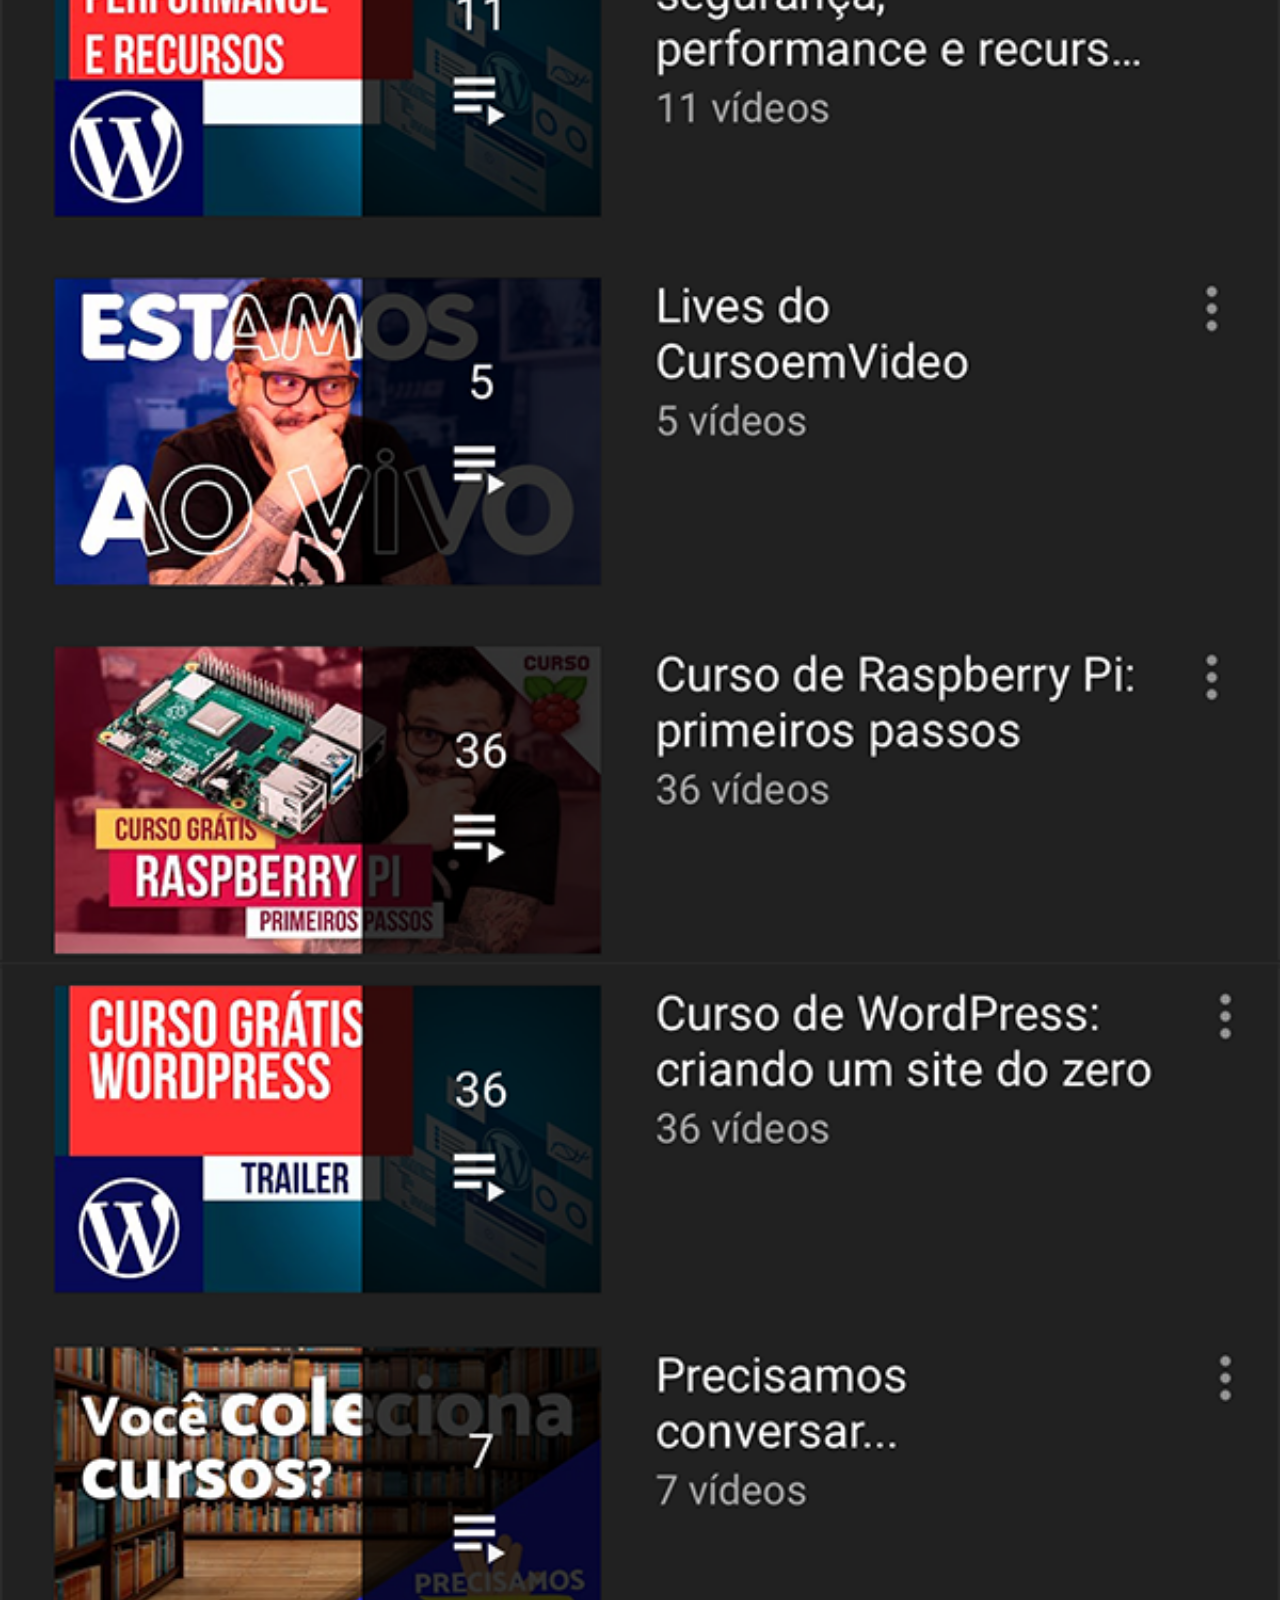
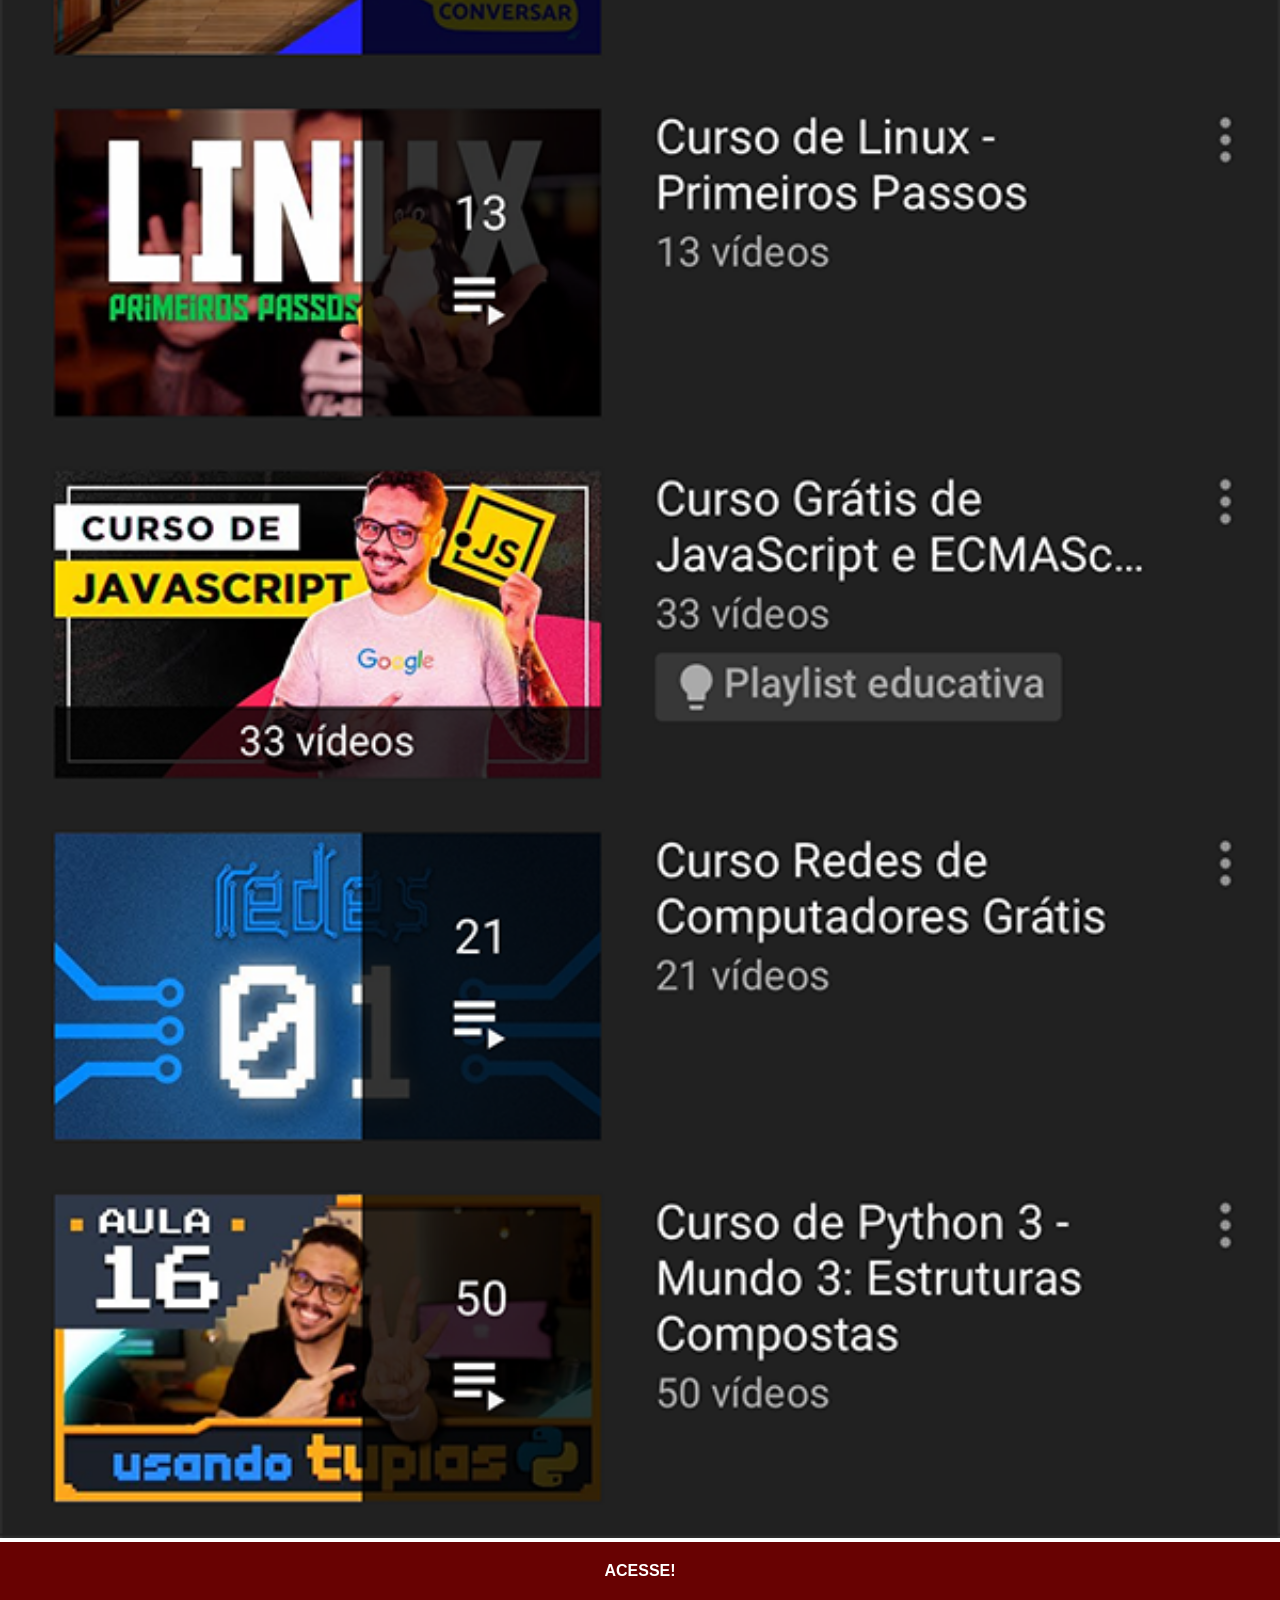
<file: paginas/youtube.html>
<!DOCTYPE html>
<html lang="pt-br">
<head>
    <meta charset="UTF-8">
    <meta name="viewport" content="width=device-width, initial-scale=1.0">
    <title>Youtube</title>
   <link rel="stylesheet" href="../estilos/paginas.css">
</head>
<body>
    <img src="../imagens/tela-youtube.png" alt="Youtube">
    <a href="https://www.youtube.com/@cursoemvideo" target="_blank"> ACESSE!</a>
</body>
</html>
</file>
<file: estilos/style.css>
@charset "UTF-8";

* {
    margin: 0px;
    padding: 0px;
}

body,html {
    font-family: Arial, Helvetica, sans-serif;
}

main {
    height: 100vh;
    width: 100vw;
    background:  url(../imagens/fundo-madeira.jpg) center center no-repeat ;
}

section#celular {
    position: absolute;
    top: 50%;
    left: 50%;
    transform: translate(-50%,-50%);
    width: 311px;
    height: 627px;
    background-image: url(../imagens/frame-iphone.png);
}

iframe#tela {
    position: relative;
    top: 81px;
    left: 22px;
    width: 268px;
    height: 471px;
}

section#icones img {
    width: 60px;
    margin: 10px;
    border-radius: 35%; 
    box-shadow: 2px 2px 5px rgba(0, 0, 0, 0.541);
    box-sizing: border-box;
}

section#icones {
    display: inline-flex;
    flex-direction:  column;
}

section#icones img:hover {
    border: 3px solid rgba(255, 255, 255, 0.616);
    transform: scale(1.2) translate(6px, 2px);
    box-shadow: -4px 8px 6px rgba(0, 0, 0, 0.616);
    transition-duration: 0.3s;

}
</file>
<file: estilos/paginas.css>
* {
            margin: 0px;
            padding: 0px;
            font-family: Arial, Helvetica, sans-serif;
        }

        img {
            width: 100vw;
        }

        ::-webkit-scrollbar {
            width: 0px;
            height: 0px;
        }

        a{
            display: block;
            background-color: rgb(104, 2, 2);
            color: white;
            padding: 20px;
            text-align: center;
            text-decoration: none;
            font-weight: bolder;

        }
        a:hover {
            background-color: red;
        }
</file>
